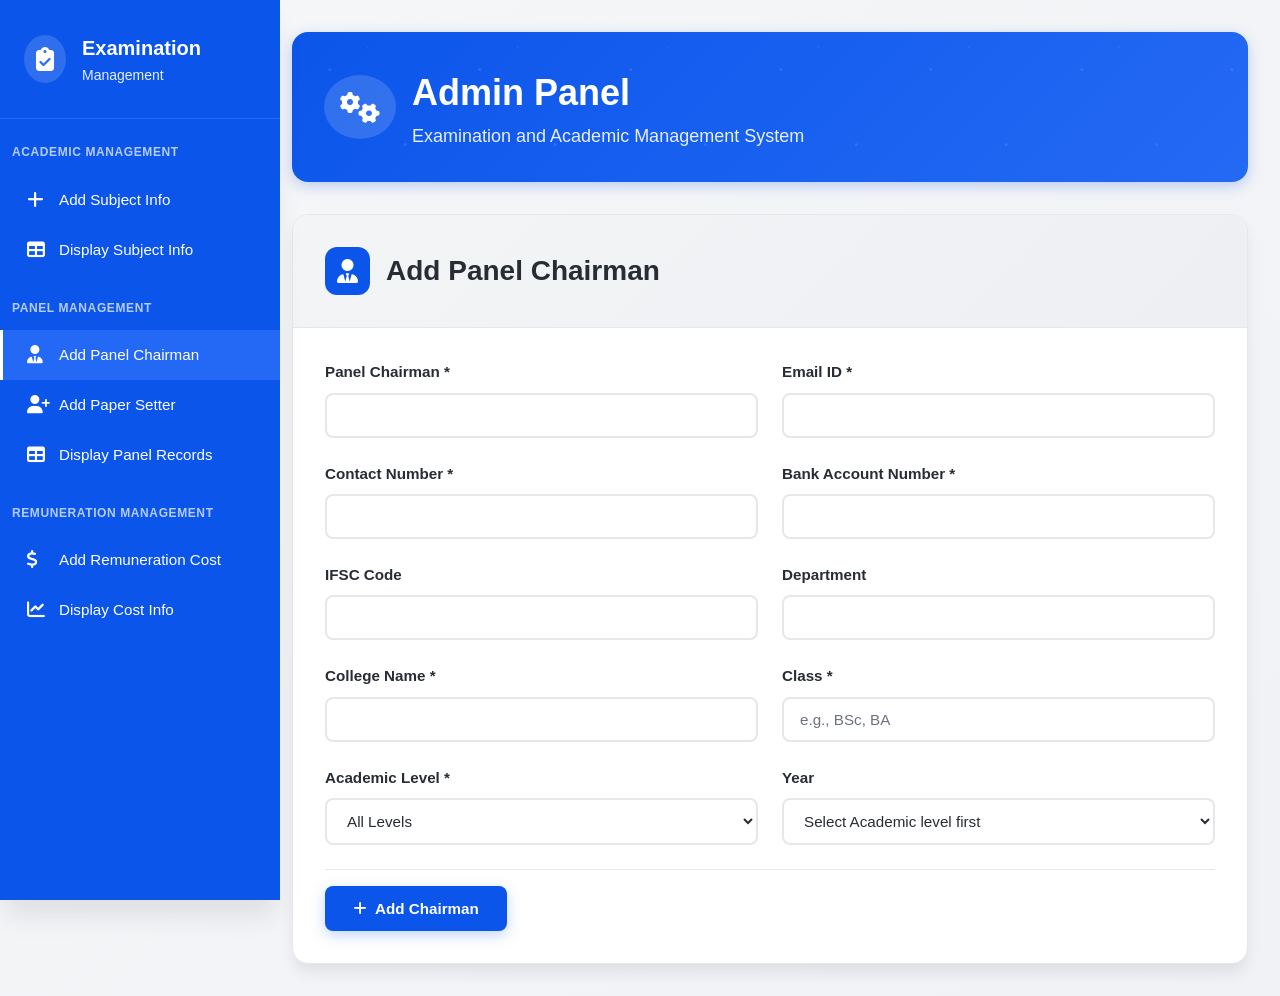
<file: admin_panel/index.html>
<!DOCTYPE html>
<html lang="en">

<head>
    <meta charset="UTF-8">
    <meta name="viewport" content="width=device-width, initial-scale=1.0">
    <title>Examination and Academic Management System - Admin Panel</title>
    <link rel="stylesheet" href="assets/style.css">
    <link rel="stylesheet" href="assets/fontscss.css">
    <link href="https://cdnjs.cloudflare.com/ajax/libs/font-awesome/6.4.0/css/all.min.css" rel="stylesheet">
</head>

<body>
    <div class="admin-container">
        <!-- Sidebar -->
        <aside class="sidebar">
            <div class="sidebar-header">
                <div class="sidebar-logo">
                    <div class="logo-icon">
                        <i class="fas fa-clipboard-check"></i>
                    </div>
                    <div class="logo-text">
                        <h2>Examination</h2>
                        <p>Management</p>
                    </div>
                </div>
            </div>

            <nav class="sidebar-nav">
                <div class="nav-group">
                    <div class="nav-group">
                        <div class="nav-group-label">Academic Management</div>
                        <button class="nav-btn" data-section="add-subject">
                            <i class="fas fa-plus"></i>
                            <span>Add Subject Info</span>
                        </button>
                        <button class="nav-btn" data-section="display-subject">
                            <i class="fas fa-table"></i>
                            <span>Display Subject Info</span>
                        </button>
                    </div>

                    <div class="nav-group-label">Panel Management</div>
                    <button class="nav-btn active" data-section="add-chairman">
                        <i class="fas fa-user-tie"></i>
                        <span>Add Panel Chairman</span>
                    </button>
                    <button class="nav-btn" data-section="add-paper-setter">
                        <i class="fas fa-user-plus"></i>
                        <span>Add Paper Setter</span>
                    </button>
                    <button class="nav-btn" data-section="display-personnel">
                        <i class="fas fa-table"></i>
                        <span>Display Panel Records</span>
                    </button>
                </div>

                <div class="nav-group">
                    <div class="nav-group-label">Remuneration Management</div>
                    <button class="nav-btn" data-section="add-remuneration">
                        <i class="fas fa-dollar-sign"></i>
                        <span>Add Remuneration Cost</span>
                    </button>
                    <button class="nav-btn" data-section="display-remuneration">
                        <i class="fas fa-chart-line"></i>
                        <span>Display Cost Info</span>
                    </button>
                </div>
            </nav>
        </aside>

        <!-- Main Content -->
        <main class="main-content">
            <!-- Header -->
            <header class="main-header">
                <div class="header-content">
                    <div class="hamburger" id="hamburger">
                        <span></span>
                        <span></span>
                        <span></span>
                    </div>
                    <div class="header-icon">
                        <i class="fas fa-cogs"></i>
                    </div>
                    <div class="header-text">
                        <h1>Admin Panel</h1>
                        <p>Examination and Academic Management System</p>
                    </div>
                </div>
            </header>

            <!-- Content Wrapper -->
            <div class="content-wrapper">
                <!-- Add Chairman Section -->
                <section id="add-chairman" class="content-section active">
                    <div class="section-card">
                        <div class="section-header">
                            <div class="section-title">
                                <div class="title-icon chairman-icon">
                                    <i class="fas fa-user-tie"></i>
                                </div>
                                <h2>Add Panel Chairman</h2>
                            </div>
                        </div>
                        <div class="section-content">
                            <form id="chairman-form" action="php/add_chairman.php" method="POST" class="form-grid">
                                <div class="form-group">
                                    <label for="chairman-name">Panel Chairman *</label>
                                    <input type="text" id="chairman-name" name="name" required>
                                </div>
                                <div class="form-group">
                                    <label for="chairman-email">Email ID *</label>
                                    <input type="email" id="chairman-email" name="email" required>
                                </div>
                                <div class="form-group">
                                    <label for="chairman-phone">Contact Number *</label>
                                    <input type="tel" id="chairman-phone" name="phone" pattern="(\+91|91)?[6-9][0-9]{9}"
                                        title="Please enter a valid Indian phone numbe"
                                        required>
                                </div>
                                <div class="form-group">
                                    <label for="chairman-bank-account">Bank Account Number *</label>
                                    <input type="text" id="chairman-bank-account" name="bank_account_number" pattern="[0-9]{9,20}"required>
                                </div>
                                <div class="form-group">
                                    <label for="chairman-ifsc">IFSC Code</label>
                                    <input type="text" id="chairman-ifsc" name="ifsc_code">
                                </div>
                                <div class="form-group">
                                    <label for="chairman-department">Department</label>
                                    <input type="text" id="chairman-department" name="department">
                                </div>
                                <div class="form-group">
                                    <label for="chairman-college">College Name *</label>
                                    <input type="text" id="chairman-college" name="college_name" required>
                                </div>
                                <div class="form-group">
                                    <label for="chairman-class">Class *</label>
                                    <input type="text" id="chairman-class" name="class" placeholder="e.g., BSc, BA"
                                        required>
                                </div>
                                <div class="form-group">
                                    <label for="chairman-level">Academic Level *</label>
                                    <select id="chairman-level" name="al_id">
                                        <option value="all">All Levels</option>
                                        <option value="1">UG</option>
                                        <option value="2">PG</option>
                                    </select>
                                </div>
                                <div class="form-group">
                                    <label for="year">Year</label>
                                    <select name="year_id" id="year">
                                        <option>Select Academic level first</option>
                                    </select>
                                </div>
                                <input type="hidden" name="role" value="Chairman">
                                <div class="form-actions">
                                    <button type="submit" class="btn btn-primary"><i class="fas fa-plus"></i> Add
                                        Chairman</button>
                                </div>
                            </form>
                        </div>
                    </div>
                </section>

                <!-- Add Paper Setter Section -->
                <section id="add-paper-setter" class="content-section">
                    <div class="section-card">
                        <div class="section-header">
                            <div class="section-title">
                                <div class="title-icon paper-setter-icon">
                                    <i class="fas fa-user-plus"></i>
                                </div>
                                <h2>Add Paper Setter</h2>
                            </div>
                        </div>
                        <div class="section-content">
                            <div id="no-chairmen-message" class="empty-state" style="display: none;">
                                <div class="empty-icon">
                                    <i class="fas fa-info-circle"></i>
                                </div>
                                <h3>No Panel Chairmen Found</h3>
                                <p>Please add at least one Panel Chairman before adding Paper Setters.</p>
                            </div>

                            <form id="paper-setter-form" action="php/add_paper_setter.php" method="POST"
                                class="form-grid" style="display: grid;">
                                <div class="form-group">
                                    <label for="setter-name">Full Paper Setter Name *</label>
                                    <input type="text" id="setter-name" name="name" required>
                                </div>
                                <div class="form-group">
                                    <label for="setter-email">Email ID *</label>
                                    <input type="email" id="setter-email" name="email" required>
                                </div>
                                <div class="form-group">
                                    <label for="setter-phone">Contact Number *</label>
                                    <input type="tel" id="setter-phone" name="phone" pattern="(\+91|91)?[6-9][0-9]{9}"
                                        title="Please enter a valid Indian phone number"
                                        required>
                                </div>
                                <div class="form-group">
                                    <label for="setter-bank-account">Bank Account Number *</label>
                                    <input type="text" id="setter-bank-account" name="bank_account_number" pattern="[0-9]{9,20}" title="please enter numeric value" required>
                                </div>
                                <div class="form-group">
                                    <label for="setter-ifsc">IFSC Code *</label>
                                    <input type="text" id="setter-ifsc" name="ifsc_code" required>
                                </div>
                                <div class="form-group">
                                    <label for="setter-chairman">Select Panel Chairman *</label>
                                    <select id="setter-chairman" name="chairman_id" required>
                                        <option value="">Select a Panel Chairman</option>
                                    </select>
                                </div>
                                <div class="form-group">
                                    <label for="setter-college">College Name *</label>
                                    <input type="text" id="setter-college" name="college_name" required>
                                </div>
                                <input type="hidden" name="role" value="Paper Setter">
                                <div class="form-actions">
                                    <button type="submit" class="btn btn-primary"><i class="fas fa-plus"></i> Add Paper
                                        Setter</button>
                                </div>
                            </form>
                        </div>
                    </div>
                </section>

                <!-- Display Personnel Section -->
                <section id="display-personnel" class="content-section">
                    <div class="section-card">
                        <div class="section-header">
                            <div class="section-title">
                                <div class="title-icon display-icon">
                                    <i class="fas fa-table"></i>
                                </div>
                                <h2>Display Panel Records</h2>
                            </div>
                        </div>
                        <div class="section-content">
                            <div class="display-controls">
                                <div class="view-toggles">
                                    <button class="toggle-btn active" data-view="chairmen">
                                        <i class="fas fa-user-tie"></i>
                                        Panel Chairmen
                                    </button>
                                    <button class="toggle-btn" data-view="paper-setters">
                                        <i class="fas fa-user-plus"></i>
                                        Paper Setters
                                    </button>
                                </div>
                                <div class="filter-controls">
                                    <select id="chairman-filter" class="filter-select" style="display: none;">
                                        <option value="all">All Chairmen</option>
                                    </select>
                                    <button class="btn btn-outline refresh-btn" id="refresh-personnel">
                                        <i class="fas fa-sync-alt"></i>
                                        Refresh
                                    </button>
                                </div>
                            </div>

                            <!-- Chairmen Table -->
                            <div id="chairmen-table-container" class="table-container">
                                <div class="table-header">
                                    <h3>Panel Chairmen (<span id="chairmen-count">0</span>)</h3>
                                </div>
                                <div class="table-wrapper">
                                    <table id="chairmen-table" class="data-table">
                                        <thead>
                                            <tr>
                                                <th>Name</th>
                                                <th>Department</th>
                                                <th>Email</th>
                                                <th>Phone</th>
                                                <th>Bank Account</th>
                                                <th>IFSC Code</th>
                                                <th>College</th>
                                                <th>Academic Level</th>
                                                <th>Class</th>
                                                <th>Year</th>
                                                <th>Actions</th>
                                            </tr>
                                        </thead>
                                        <tbody id="chairmen-tbody">
                                        </tbody>
                                    </table>
                                </div>
                                <div id="no-chairmen" class="empty-table">
                                    <div class="empty-icon">
                                        <i class="fas fa-user-friends"></i>
                                    </div>
                                    <h3>No Chairmen Found</h3>
                                    <p>Add some Panel Chairmen to see them here.</p>
                                </div>
                            </div>

                            <!-- Paper Setters Table -->
                            <div id="paper-setters-table-container" class="table-container" style="display: none;">
                                <div class="table-header">
                                    <h3>Paper Setters (<span id="setters-count">0</span>)</h3>
                                </div>
                                <div class="table-wrapper">
                                    <table id="paper-setters-table" class="data-table">
                                        <thead>
                                            <tr>
                                                <th>Name</th>
                                                <th>Phone</th>
                                                <th>Email</th>
                                                <th>Bank Account</th>
                                                <th>IFSC Code</th>
                                                <th>Chairman</th>
                                                <th>College</th>
                                                <th>Class</th>
                                                <th>Year</th>
                                                <th>Actions</th>
                                            </tr>
                                        </thead>
                                        <tbody id="setters-tbody">
                                        </tbody>
                                    </table>
                                </div>
                                <div id="no-setters" class="empty-table">
                                    <div class="empty-icon">
                                        <i class="fas fa-file-alt"></i>
                                    </div>
                                    <h3>No Paper Setters Found</h3>
                                    <p id="no-setters-message">Add some Paper Setters to see them here.</p>
                                </div>
                            </div>
                        </div>
                    </div>
                </section>

                <!-- Add Subject Section -->
                <section id="add-subject" class="content-section">
                    <div class="section-header">
                        <div class="header-content">
                            <div class="header-icon">
                                <i class="fas fa-book-open"></i>
                            </div>
                            <div class="header-text">
                                <h1>Add Subject Information</h1>
                                <p>Create new academic subject entries</p>
                            </div>
                        </div>
                    </div>

                    <div class="section-card">
                        <div class="card-header">
                            <div class="card-title">
                                <i class="fas fa-plus"></i>
                                Subject Details
                            </div>
                        </div>
                        <div class="card-content">
                            <form id="subject-form" class="form-grid">
                                <div class="form-group">
                                    <label for="faculty">Faculty <span class="required">*</span></label>
                                    <select id="faculty" name="faculty" required>
                                        <option value="">Select faculty</option>
                                        <option value="Arts">Arts</option>
                                        <option value="Commerce">Commerce</option>
                                        <option value="Science">Science</option>
                                    </select>
                                </div>
                                <div class="form-group">
                                    <label for="level">Academic Level <span class="required">*</span></label>
                                    <select id="level" name="level" required>
                                        <option value="">Select level</option>
                                    </select>
                                </div>
                                <div class="form-group">
                                    <label for="year">Year <span class="required">*</span></label>
                                    <select id="Syear" name="year_id" required>
                                        <option value="">Select level first</option>
                                    </select>
                                </div>
                                <div class="form-group">
                                    <label for="class">Class <span class="required">*</span></label>
                                    <input type="text" id="class" name="class" placeholder="Enter class name" required>
                                </div>
                                <div class="form-group">
                                    <label for="subject">Principle Subject <span class="required">*</span></label>
                                    <input type="text" id="subject" name="subject" placeholder="Enter Principle Subject"
                                        required>
                                </div>
                                <div class="form-group">
                                    <label for="semester">Semester <span class="required">*</span></label>
                                    <select id="semester" name="semester" required>
                                        <option value="">Select year first</option>
                                    </select>
                                </div>
                                <div class="form-group">
                                    <label for="subjectCode">Subject Code <span class="required">*</span></label>
                                    <input type="text" id="subjectCode" name="subjectCode"
                                        placeholder="Enter subject code" required style="font-family: monospace;">
                                </div>
                                <div class="form-group full-width">
                                    <label for="subjectTitle">Subject Title <span class="required">*</span></label>
                                    <input type="text" id="subjectTitle" name="subjectTitle"
                                        placeholder="Enter complete subject title" required>
                                </div>
                                <div class="form-actions">
                                    <button type="submit" class="btn btn-primary">
                                        <i class="fas fa-plus"></i>
                                        Add Subject
                                    </button>
                                </div>
                            </form>
                        </div>
                    </div>
                </section>

                <!-- Display Subject Section -->
                <section id="display-subject" class="content-section">
                    <div class="section-header secondary">
                        <div class="header-content">
                            <div class="header-icon">
                                <i class="fas fa-table"></i>
                            </div>
                            <div class="header-text">
                                <h1>Subject Records</h1>
                                <p>View and filter academic subject information</p>
                            </div>
                        </div>
                    </div>

                    <div class="section-card">
                        <div class="card-header">
                            <div class="card-title">
                                <i class="fas fa-filter"></i>
                                Filter Subjects
                            </div>
                        </div>
                        <div class="card-content">
                            <div class="filter-grid">
                                <div class="filter-group">
                                    <label>Faculty</label>
                                    <select id="filter-faculty">
                                        <option value="all">All Faculties</option>
                                    </select>
                                </div>
                                <div class="filter-group">
                                    <label>Level</label>
                                    <select id="filter-level">
                                        <option value="all">All Levels</option>
                                    </select>
                                </div>
                                <div class="filter-group">
                                    <label>Year</label>
                                    <select id="filter-year">
                                        <option value="all">All Years</option>
                                    </select>
                                </div>
                                <div class="filter-group">
                                    <label>Class</label>
                                    <select id="filter-class">
                                        <option value="all">All Classes</option>
                                    </select>
                                </div>
                                <div class="filter-group">
                                    <label>Subject</label>
                                    <select id="filter-subject">
                                        <option value="all">All Subjects</option>
                                    </select>
                                </div>
                                <div class="filter-group">
                                    <label>Semester</label>
                                    <select id="filter-semester">
                                        <option value="all">All Semesters</option>
                                    </select>
                                </div>
                            </div>
                            <div class="filter-actions">
                                <div class="filter-buttons">
                                    <button class="btn btn-outline" id="clear-filters">Clear Filters</button>
                                    <button class="btn btn-outline" id="refresh-subject-data">
                                        <i class="fas fa-sync-alt"></i>
                                        Refresh
                                    </button>
                                </div>
                                <div class="filter-count">
                                    Showing <span id="filtered-subject-count">0</span> of <span
                                        id="total-subject-count">0</span> subjects
                                </div>
                            </div>
                        </div>
                    </div>

                    <div class="section-card">
                        <div class="card-header">
                            <div class="card-title">
                                <i class="fas fa-book-open"></i>
                                Subject Details (<span id="subject-table-count">0</span>)
                            </div>
                        </div>
                        <div class="card-content table-content">
                            <div id="no-subjects" class="empty-state">
                                <div class="empty-icon">
                                    <i class="fas fa-graduation-cap"></i>
                                </div>
                                <h3>No Subjects Found</h3>
                                <p>Start by adding some subjects to see them here.</p>
                            </div>
                            <div id="no-filtered-subjects" class="empty-state" style="display: none;">
                                <div class="empty-icon">
                                    <i class="fas fa-filter"></i>
                                </div>
                                <h3>No Matching Subjects</h3>
                                <p>Try adjusting your filters to see more results.</p>
                            </div>
                            <div id="subject-table-container" class="table-container" style="display: none;">
                                <table class="data-table">
                                    <thead>
                                        <tr>
                                            <th>Subject Code</th>
                                            <th>Subject Title</th>
                                            <th>Faculty</th>
                                            <!--<th>Level</th>-->
                                            <th>Year</th>
                                            <th>Class</th>
                                            <th>Subject</th>
                                            <th>Semester</th>
                                            <!--<th>Added</th>-->
                                            <th>Actions</th>
                                        </tr>
                                    </thead>
                                    <tbody id="subjects-tbody">
                                    </tbody>
                                </table>
                            </div>
                        </div>
                    </div>
                </section>

                <!-- Add Remuneration Section -->
                <section id="add-remuneration" class="content-section">
                    <div class="section-header remuneration">
                        <div class="header-content">
                            <div class="header-icon">
                                <i class="fas fa-dollar-sign"></i>
                            </div>
                            <div class="header-text">
                                <h1>Add Remuneration Cost</h1>
                                <p>Set examination and administrative charges</p>
                            </div>
                        </div>
                    </div>

                    <div class="section-card">
                        <div class="card-header">
                            <div class="card-title">
                                <i class="fas fa-dollar-sign"></i>
                                Cost Configuration
                            </div>
                        </div>
                        <div class="card-content">
                            <form id="remuneration-form" class="form-grid">
                                <div class="form-group">
                                    <label for="paperType">Paper Type <span class="required">*</span></label>
                                    <select id="paperType" name="paperType" required>
                                        <option value="">Select paper type</option>
                                        <option value="theory">Theory Paper</option>
                                        <option value="model">Model Answer</option>
                                        <option value="translation">Translation</option>
                                        <option value="chairman">Chairman Allowance</option>
                                    </select>
                                </div>
                                <div class="form-group" id="courseTypeGroup" style="display: none;">
                                    <label for="courseType">Course Type <span class="required">*</span></label>
                                    <select id="courseType" name="courseType">
                                        <option value="">Select course type</option>
                                        <option value="professional">Professional</option>
                                        <option value="non-professional">Non-Professional</option>
                                    </select>
                                </div>
                                <div class="form-group" id="levelGroup" style="display: none;">
                                    <label for="al_id">Academic Level <span class="required">*</span></label>
                                    <select id="al_id" name="al_id">
                                        <option value="">Select level</option>
                                    </select>
                                </div>
                                <div class="form-group" id="specialCaseGroup" style="display: none;">
                                    <label for="specialCase">Special Case</label>
                                    <select id="specialCase" name="specialCase">
                                        <option value="">Standard Course</option>
                                        <option value="accounting-costing">Accounting and Costing</option>
                                    </select>
                                </div>
                                <div class="form-group" id="durationGroup" style="display: none;">
                                    <label for="duration"><span id="durationLabel">Duration</span> <span
                                            class="required">*</span></label>
                                    <select id="duration" name="duration">
                                        <option value="">Select option</option>
                                    </select>
                                </div>
                                <div class="form-group full-width" id="amountGroup" style="display: none;">
                                    <label for="amount">Amount (₹) <span class="required">*</span></label>
                                    <input type="number" id="amount" name="amount" placeholder="Enter amount in rupees"
                                        min="0" step="0.01">
                                </div>
                                <div class="form-actions" id="remuFormActions" style="display: none;">
                                    <button type="submit" class="btn btn-primary">
                                        <i class="fas fa-save"></i>
                                        Save Cost Configuration
                                    </button>
                                </div>
                            </form>
                        </div>
                    </div>
                </section>

                <!-- Display Remuneration Section -->
                <section id="display-remuneration" class="content-section">
                    <div class="section-header cost">
                        <div class="header-content">
                            <div class="header-icon">
                                <i class="fas fa-chart-line"></i>
                            </div>
                            <div class="header-text">
                                <h1>Cost Information</h1>
                                <p>View and manage remuneration costs</p>
                            </div>
                        </div>
                    </div>

                    <div class="section-card">
                        <div class="card-header">
                            <div class="card-title">
                                <i class="fas fa-filter"></i>
                                Filter Costs
                            </div>
                        </div>
                        <div class="card-content">
                            <div class="filter-grid">
                                <div class="filter-group">
                                    <label>Paper Type</label>
                                    <select id="filter-paperType">
                                        <option value="all">All Types</option>
                                        <option value="theory">Theory Paper</option>
                                        <option value="model">Model Answer</option>
                                        <option value="translation">Translation</option>
                                        <option value="chairman">Chairman Allowance</option>
                                    </select>
                                </div>
                                <div class="filter-group">
                                    <label>Course Type</label>
                                    <select id="filter-courseType">
                                        <option value="all">All Course Types</option>
                                        <option value="professional">Professional</option>
                                        <option value="non-professional">Non-Professional</option>
                                    </select>
                                </div>
                                <div class="filter-group">
                                    <label>Level</label>
                                    <select id="filter-remuLevel">
                                        <option value="all">All Levels</option>
                                        <option value="1">UG</option>
                                        <option value="2">PG</option>
                                    </select>
                                </div>
                                <div class="filter-group">
                                    <label>Special Case</label>
                                    <select id="filter-specialCase">
                                        <option value="all">All Cases</option>
                                        <option value="accounting-costing">Accounting & Costing</option>
                                        <option value="standard">Standard</option>
                                    </select>
                                </div>
                            </div>
                            <div class="filter-actions">
                                <div class="filter-buttons">
                                    <button class="btn btn-outline" id="clear-cost-filters">Clear Filters</button>
                                    <button class="btn btn-outline" id="refresh-cost-data">
                                        <i class="fas fa-sync-alt"></i>
                                        Refresh
                                    </button>
                                </div>
                                <div class="filter-count">
                                    Showing <span id="filtered-cost-count">0</span> of <span
                                        id="total-cost-count">0</span>
                                    cost entries
                                </div>
                            </div>
                        </div>
                    </div>

                    <div class="section-card">
                        <div class="card-header">
                            <div class="card-title">
                                <i class="fas fa-dollar-sign"></i>
                                Cost Details (<span id="cost-table-count">0</span>)
                            </div>
                        </div>
                        <div class="card-content table-content">
                            <div id="no-costs" class="empty-state">
                                <div class="empty-icon">
                                    <i class="fas fa-coins"></i>
                                </div>
                                <h3>No Cost Information Found</h3>
                                <p>Start by adding some cost configurations to see them here.</p>
                            </div>
                            <div id="no-filtered-costs" class="empty-state" style="display: none;">
                                <div class="empty-icon">
                                    <i class="fas fa-filter"></i>
                                </div>
                                <h3>No Matching Costs</h3>
                                <p>Try adjusting your filters to see more results.</p>
                            </div>
                            <div id="cost-table-container" class="table-container" style="display: none;">
                                <table class="data-table">
                                    <thead>
                                        <tr>
                                            <th>Paper Type</th>
                                            <th>Course Type</th>
                                            <th>Level</th>
                                            <th>Special Case</th>
                                            <th>Duration/Members</th>
                                            <th>Amount (₹)</th>
                                            <th>Actions</th>
                                        </tr>
                                    </thead>
                                    <tbody id="costs-tbody">
                                    </tbody>
                                </table>
                            </div>
                        </div>
                    </div>
                </section>
            </div>
        </main>

        <!-- Toast Notification -->
        <div id="toast" class="toast">
            <div class="toast-content">
                <div class="toast-icon">
                    <i class="fas fa-check-circle"></i>
                </div>
                <div class="toast-message">Message here</div>
            </div>
        </div>

        <!-- Loading Overlay -->
        <div id="loading-overlay" class="loading-overlay" style="display: none;">
            <div class="loading-spinner">
                <i class="fas fa-spinner fa-spin"></i>
                <p>Processing...</p>
            </div>
        </div>
    </div>

    <!-- Edit Chairman Modal -->
    <div id="editChairmanModal" class="modal">
        <div class="modal-content">
            <span class="close">&times;</span>
            <h2>Edit Panel Chairman</h2>
            <form id="edit-chairman-form" class="form-grid">
                <input type="hidden" id="edit-chairman-id" name="id">
                <div class="form-group">
                    <label for="edit-chairman-name">Panel Chairman <span class="required">*</span></label>
                    <input type="text" id="edit-chairman-name" name="name" placeholder="Enter panel chairman name"
                        required>
                </div>
                <div class="form-group">
                    <label for="edit-chairman-email">Email ID <span class="required">*</span></label>
                    <input type="email" id="edit-chairman-email" name="email" placeholder="Enter email address"
                        required>
                </div>
                <div class="form-group">
                    <label for="edit-chairman-phone">Contact Number <span class="required">*</span></label>
                    <input type="tel" id="edit-chairman-phone" name="phone" placeholder="Enter Contact number" required>
                </div>
                <div class="form-group">
                    <label for="edit-chairman-department">Bank Account Number <span class="required">*</span></label>
                    <input type="text" id="edit-chairman-department" name="department"
                        placeholder="Enter Bank Account Number" required>
                </div>
                <div class="form-group">
                    <label for="edit-chairman-qualification">IFSC Code</label>
                    <input type="text" id="edit-chairman-qualification" name="qualification"
                        placeholder="Enter IFSC Code">
                </div>
                <div class="form-group">
                    <label for="edit-chairman-experience">Role</label>
                    <input type="text" id="edit-chairman-experience" name="experience" placeholder="Enter Role">
                </div>
                <div class="form-actions">
                    <button type="submit" class="btn btn-primary">
                        <i class="fas fa-save"></i>
                        Save Changes
                    </button>
                </div>
            </form>
        </div>
    </div>

    <!-- Edit Paper Setter Modal -->
    <div id="editSetterModal" class="modal">
        <div class="modal-content">
            <span class="close">&times;</span>
            <h2>Edit Paper Setter</h2>
            <form id="edit-paper-setter-form" class="form-grid">
                <input type="hidden" id="edit-setter-id" name="id">
                <div class="form-group">
                    <label for="edit-setter-name">Full Paper Setter Name <span class="required">*</span></label>
                    <input type="text" id="edit-setter-name" name="name" placeholder="Enter Paper Setter name" required>
                </div>
                <div class="form-group">
                    <label for="edit-setter-email">Email ID <span class="required">*</span></label>
                    <input type="email" id="edit-setter-email" name="email" placeholder="Enter email address" required>
                </div>
                <div class="form-group">
                    <label for="edit-setter-phone">Contact Number <span class="required">*</span></label>
                    <input type="tel" id="edit-setter-phone" name="phone" placeholder="Enter Contact number" required>
                </div>
                <div class="form-group">
                    <label for="edit-setter-subject">Bank Account Number <span class="required">*</span></label>
                    <input type="text" id="edit-setter-subject" name="subject" placeholder="Enter Bank Account Number"
                        required>
                </div>
                <div class="form-group">
                    <label for="edit-setter-faculty">IFSC Code <span class="required">*</span></label>
                    <input type="text" id="edit-setter-faculty" name="faculty" placeholder="Enter IFSC Code" required>
                </div>
                <div class="form-group">
                    <label for="edit-setter-qualification">Qualification</label>
                    <input type="text" id="edit-setter-qualification" name="qualification"
                        placeholder="Enter qualification">
                </div>
                <div class="form-group full-width">
                    <label for="edit-setter-chairman">Select Panel Chairman <span class="required">*</span></label>
                    <select id="edit-setter-chairman" name="chairmanId" required>
                        <option value="">Select a Panel Chairman</option>
                    </select>
                </div>
                <div class="form-actions">
                    <button type="submit" class="btn btn-accent">
                        <i class="fas fa-save"></i>
                        Save Changes
                    </button>
                </div>
            </form>
        </div>
    </div>

    <!-- Edit Subject Modal -->
    <div id="editSubjectModal" class="modal">
        <div class="modal-content">
            <span class="close">&times;</span>
            <h2>Edit Subject</h2>
            <form id="edit-subject-form" class="form-grid">
                <input type="hidden" id="edit-subject-id" name="id">
                <div class="form-group">
                    <label for="edit-faculty">Faculty <span class="required">*</span></label>
                    <select id="edit-faculty" name="faculty" required>
                        <option value="">Select faculty</option>
                        <option value="Arts">Arts</option>
                        <option value="Commerce">Commerce</option>
                        <option value="Science">Science</option>
                    </select>
                </div>
                <div class="form-group">
                    <label for="edit-level">Academic Level <span class="required">*</span></label>
                    <select id="edit-level" name="level" required>
                        <option value="">Select level</option>
                    </select>
                </div>
                <div class="form-group">
                    <label for="edit-year">Year <span class="required">*</span></label>
                    <select id="edit-year" name="year" required>
                        <option value="">Select year</option>
                    </select>
                </div>
                <div class="form-group">
                    <label for="edit-class">Class <span class="required">*</span></label>
                    <input type="text" id="edit-class" name="class" placeholder="Enter class name" required>
                </div>
                <div class="form-group">
                    <label for="edit-subject">Subject <span class="required">*</span></label>
                    <input type="text" id="edit-subject" name="subject" placeholder="Enter subject" required>
                </div>
                <div class="form-group">
                    <label for="edit-semester">Semester <span class="required">*</span></label>
                    <select id="edit-semester" name="semester" required>
                        <option value="">Select semester</option>
                    </select>
                </div>
                <div class="form-group">
                    <label for="edit-subjectCode">Subject Code <span class="required">*</span></label>
                    <input type="text" id="edit-subjectCode" name="subjectCode" placeholder="Enter subject code"
                        required style="font-family: monospace;">
                </div>
                <div class="form-group full-width">
                    <label for="edit-subjectTitle">Subject Title <span class="required">*</span></label>
                    <input type="text" id="edit-subjectTitle" name="subjectTitle"
                        placeholder="Enter complete subject title" required>
                </div>
                <div class="form-actions">
                    <button type="submit" class="btn btn-primary">
                        <i class="fas fa-save"></i>
                        Save Changes
                    </button>
                </div>
            </form>
        </div>
    </div>

    <!-- Edit Cost Modal -->
    <div id="editCostModal" class="modal">
        <div class="modal-content">
            <span class="close">&times;</span>
            <h2>Edit Remuneration Cost</h2>
            <form id="edit-remuneration-form" class="form-grid">
                <input type="hidden" id="edit-cost-id" name="id">
                <div class="form-group">
                    <label for="edit-paperType">Paper Type <span class="required">*</span></label>
                    <select id="edit-paperType" name="paperType" required>
                        <option value="">Select paper type</option>
                        <option value="theory">Theory Paper</option>
                        <option value="model">Model Answer</option>
                        <option value="translation">Translation</option>
                        <option value="chairman">Chairman Allowance</option>
                    </select>
                </div>
                <div class="form-group" id="edit-courseTypeGroup" style="display: none;">
                    <label for="edit-courseType">Course Type <span class="required">*</span></label>
                    <select id="edit-courseType" name="courseType">
                        <option value="">Select course type</option>
                        <option value="professional">Professional</option>
                        <option value="non-professional">Non-Professional</option>
                    </select>
                </div>
                <div class="form-group" id="edit-levelGroup" style="display: none;">
                    <label for="edit-remuLevel">Academic Level <span class="required">*</span></label>
                    <select id="edit-remuLevel" name="level">
                        <option value="">Select level</option>
                    </select>
                </div>
                <div class="form-group" id="edit-specialCaseGroup" style="display: none;">
                    <label for="edit-specialCase">Special Case</label>
                    <select id="edit-specialCase" name="specialCase">
                        <option value="">Standard Course</option>
                        <option value="accounting-costing">Accounting and Costing</option>
                    </select>
                </div>
                <div class="form-group" id="edit-durationGroup" style="display: none;">
                    <label for="edit-duration"><span id="edit-durationLabel">Duration</span> <span
                            class="required">*</span></label>
                    <select id="edit-duration" name="duration">
                        <option value="">Select option</option>
                    </select>
                </div>
                <div class="form-group full-width" id="edit-amountGroup" style="display: none;">
                    <label for="edit-amount">Amount (₹) <span class="required">*</span></label>
                    <input type="number" id="edit-amount" name="amount" placeholder="Enter amount in rupees" min="0"
                        step="0.01">
                </div>
                <div class="form-actions" id="edit-remuFormActions" style="display: none;">
                    <button type="submit" class="btn btn-primary">
                        <i class="fas fa-save"></i>
                        Save Changes
                    </button>
                </div>
            </form>
        </div>
    </div>

    <!-- Confirm Delete Modal -->
    <div id="confirmDeleteModal" class="modal">
        <div class="modal-content">
            <span class="close">&times;</span>
            <h2>Confirm Delete</h2>
            <p>Are you sure you want to delete this record?</p>
            <div class="form-actions">
                <button class="btn btn-destructive" id="confirm-delete">
                    <i class="fas fa-trash"></i>
                    Yes, Delete
                </button>
                <button class="btn btn-outline" id="cancel-delete">
                    <i class="fas fa-times"></i>
                    Cancel
                </button>
            </div>
        </div>
    </div>

    <script src="assets/script.js"></script>
</body>

</html>
</file>
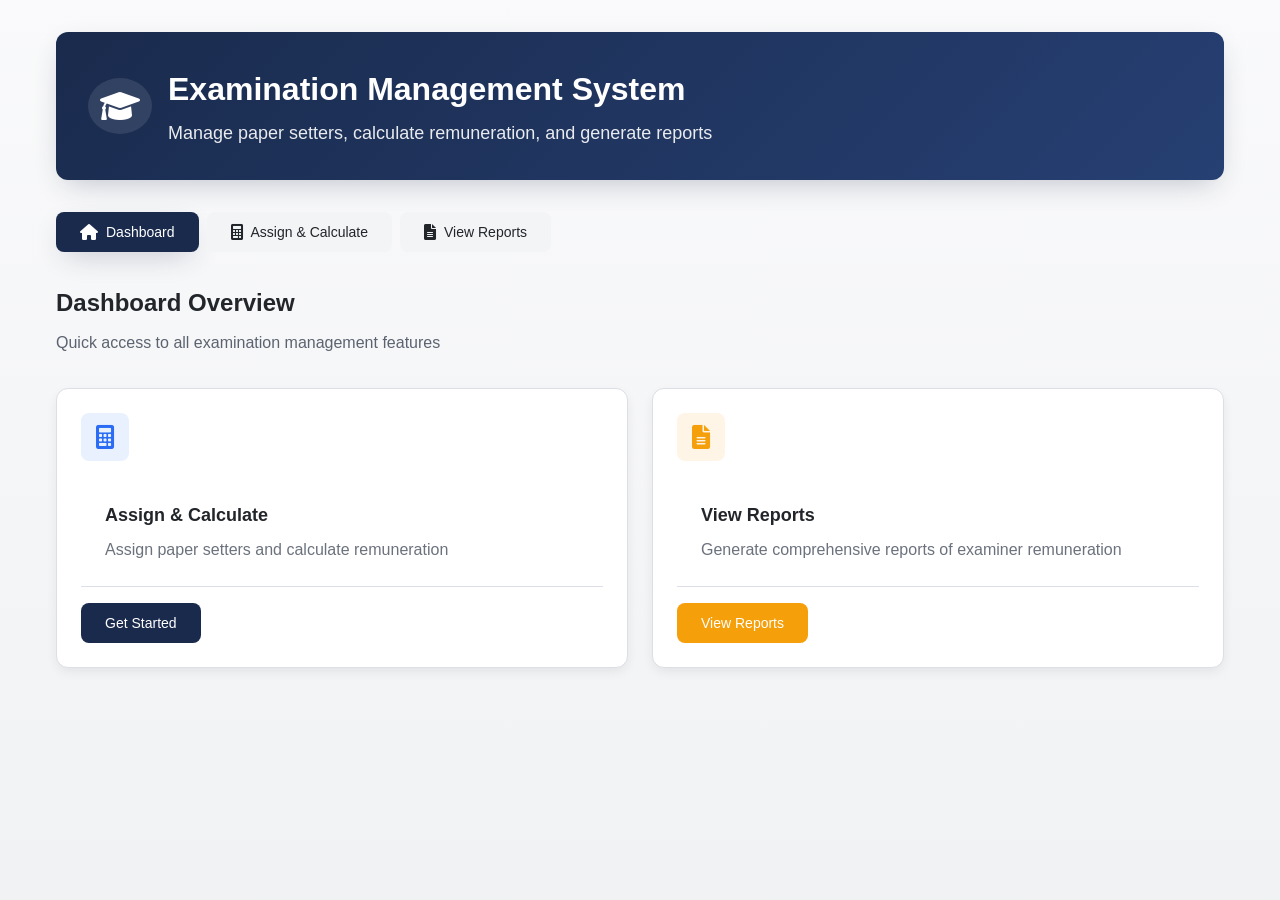
<file: user_panel/index.html>
<!DOCTYPE html>
<html lang="en">

<head>
    <meta charset="UTF-8">
    <meta name="viewport" content="width=device-width, initial-scale=1.0">
    <title>Examination Management System</title>
    <link rel="stylesheet" href="assets/style.css">
    <link rel="stylesheet" href="https://cdnjs.cloudflare.com/ajax/libs/font-awesome/6.0.0-beta3/css/all.min.css">
</head>

<body>
    <div class="app-container">
        <!-- Header -->
        <header class="header">
            <div class="header-content">
                <div class="header-icon-wrapper">
                    <i class="fas fa-graduation-cap header-icon"></i>
                </div>
                <div>
                    <h1 class="header-title">Examination Management System</h1>
                    <p class="header-subtitle">Manage paper setters, calculate remuneration, and generate reports</p>
                </div>
            </div>
        </header>

        <!-- Navigation -->
        <nav class="navigation">
            <button class="nav-btn active" data-tab="dashboard">
                <i class="fas fa-home"></i> Dashboard
            </button>
            <button class="nav-btn" data-tab="assign-calculate">
                <i class="fas fa-calculator"></i> Assign & Calculate
            </button>
            <button class="nav-btn" data-tab="view-reports">
                <i class="fas fa-file-text"></i> View Reports
            </button>
        </nav>

        <!-- Content Area -->
        <div class="content-area">
            <!-- Dashboard Tab -->
            <section id="dashboard" class="tab-content active">
                <div class="dashboard-header">
                    <h2>Dashboard Overview</h2>
                    <p>Quick access to all examination management features</p>
                </div>
                <div class="dashboard-grid">
                    <div class="dashboard-card" data-tab="assign-calculate">
                        <div class="card-icon primary">
                            <i class="fas fa-calculator"></i>
                        </div>
                        <div class="card-header">
                            <h3>Assign & Calculate</h3>
                            <p>Assign paper setters and calculate remuneration</p>
                        </div>
                        <button class="btn btn-primary">Get Started</button>
                    </div>
                    <div class="dashboard-card" data-tab="view-reports">
                        <div class="card-icon warning">
                            <i class="fas fa-file-text"></i>
                        </div>
                        <div class="card-header">
                            <h3>View Reports</h3>
                            <p>Generate comprehensive reports of examiner remuneration</p>
                        </div>
                        <button class="btn btn-warning">View Reports</button>
                    </div>
                </div>
            </section>

            <!-- Assign & Calculate Tab -->
            <section id="assign-calculate" class="tab-content">
                <div class="form-container">
                    <div class="form-header">
                        <h2>Paper Setter Assignment & Remuneration</h2>
                        <p>Assign subjects to paper setters and calculate remuneration</p>
                    </div>

                    <form id="examinationForm" action="add_examiner_for_calculation.php" method="POST">
                        <!-- Paper Setter Assignment Section -->
                        <div class="form-section">
                            <h3>Paper Setter Assignment</h3>
                            <div class="form-grid">
                                <div class="form-group">
                                    <label for="faculty">Faculty</label>
                                    <select id="faculty" name="faculty_id" required>
                                        <option value="">Select faculty</option>
                                    </select>
                                </div>
                                <div class="form-group">
                                    <label for="academicLevel">Academic Level</label>
                                    <select id="academicLevel" name="level_name" required>
                                        <option value="">Select Academic Level</option>
                                    </select>
                                </div>
                                <div class="form-group">
                                    <label for="years">Year</label>
                                    <select id="years" name="years" required>
                                        <option value="">Select Year</option>
                                    </select>
                                </div>
                                <div class="form-group">
                                    <label for="class">Class</label>
                                    <select id="class" name="class_id" required>
                                        <option value="">Select class</option>
                                    </select>
                                </div>
                                <div class="form-group">
                                    <label for="majorSubject">Principle Subject</label>
                                    <select id="majorSubject" name="major_subject_id" required>
                                        <option value="">Select Principle subject</option>
                                    </select>
                                </div>
                                <div class="form-group">
                                    <label for="sem">Semester</label>
                                    <select id="sem" name="semester_number" required>
                                        <option value="">Select semester</option>
                                    </select>
                                </div>
                                <div class="form-group">
                                    <label for="subject">Subject</label>
                                    <select id="subject" name="subject_id" required>
                                        <option value="">Select subject</option>
                                    </select>
                                </div>
                                <div class="form-group">
                                    <label for="examiner">Paper Setter</label>
                                    <select id="examiner" name="examiner_id" required>
                                        <option value="">Select paper setter</option>
                                    </select>
                                </div>
                            </div>
                        </div>

                        <!-- Remuneration Details Section -->
                        <div class="form-section">
                            <h3>Remuneration Details</h3>
                            <div class="form-grid">
                                <div class="form-group">
                                    <label for="year">Year</label>
                                    <input type="number" id="year" name="year" min="2020" max="2030" value="2024"
                                        required>
                                </div>
                                <div class="form-group">
                                    <label for="examPeriod">Exam Period</label>
                                    <select id="examPeriod" name="exam_period" required>
                                        <option value="">Select exam period</option>
                                        <option value="winter">Winter Exam</option>
                                        <option value="summer">Summer Exam</option>
                                    </select>
                                </div>
                            </div>

                            <div class="checkbox-group">
                                <div class="checkbox-section">
                                    <label class="checkbox-section-label">Paper Sets</label>
                                    <div class="checkbox-options">
                                        <label class="checkbox-label">
                                            <input type="checkbox" name="paper_sets" value="A" class="checkbox-input">
                                            <span class="checkbox-text">Set A</span>
                                        </label>
                                        <label class="checkbox-label">
                                            <input type="checkbox" name="paper_sets" value="B" class="checkbox-input">
                                            <span class="checkbox-text">Set B</span>
                                        </label>
                                        <label class="checkbox-label">
                                            <input type="checkbox" name="paper_sets" value="C" class="checkbox-input">
                                            <span class="checkbox-text">Set C</span>
                                        </label>
                                    </div>
                                </div>

                                <div class="radio-section">
                                    <label class="radio-section-label">Exam Duration</label>
                                    <div class="radio-options">
                                        <label class="radio-label">
                                            <input type="radio" name="exam_duration" value="1.5 hrs"
                                                class="radio-input">
                                            <span class="radio-text">1.5 Hours</span>
                                        </label>
                                        <label class="radio-label">
                                            <input type="radio" name="exam_duration" value="2 hrs" class="radio-input">
                                            <span class="radio-text">2 Hours</span>
                                        </label>
                                        <label class="radio-label">
                                            <input type="radio" name="exam_duration" value="3 hrs" class="radio-input">
                                            <span class="radio-text">3 Hours</span>
                                        </label>
                                    </div>
                                </div>

                                <div class="checkbox-section">
                                    <label class="checkbox-section-label">Paper Type</label>
                                    <div class="checkbox-options">
                                        <label class="checkbox-label">
                                            <input type="checkbox" name="paper_type" value="theory"
                                                class="checkbox-input">
                                            <span class="checkbox-text">Theory Paper</span>
                                        </label>
                                        <label class="checkbox-label">
                                            <input type="checkbox" name="paper_type" value="model"
                                                class="checkbox-input">
                                            <span class="checkbox-text">Model Answer</span>
                                        </label>
                                        <label class="checkbox-label">
                                            <input type="checkbox" name="paper_type" value="translation"
                                                class="checkbox-input">
                                            <span class="checkbox-text">Translation</span>
                                        </label>
                                    </div>
                                </div>
                            </div>
                        </div>

                        <!-- Summary Section -->
                        <!-- <div class="summary-section">
                            <div class="summary-card">
                                <h3>Remuneration Summary</h3>
                                <div class="summary-total">
                                    <span>Total Remuneration:</span>
                                    <span id="totalRemuneration">₹0</span>
                                </div>
                            </div>
                        </div> -->
                </div>

                <div class="form-actions">
                    <button type="submit" class="btn btn-primary">Save Assignment & Remuneration</button>
                    <button type="reset" class="btn btn-secondary" id="resetForm">Reset Form</button>
                </div>
                </form>
        </div>
        </section>

        <!-- View Reports Tab -->
        <section id="view-reports" class="tab-content">
            <div class="report-container">
                <!-- Filter Section -->
                <div class="card">
                    <div class="card-header">
                        <h3>Filter Records</h3>
                        <p>Filter records by paper setter, exam period, and year</p>
                    </div>
                    <div class="card-content">
                        <div class="filter-section">
                            <div class="form-group">
                                <label for="paperSetterFilter">Paper Setter</label>
                                <select id="paperSetterFilter" name="paperSetterFilter" class="filter-select">
                                    <option value="all">All Paper Setters</option>
                                </select>
                            </div>
                            <div class="form-group">
                                <label for="examPeriodFilter">Exam Period</label>
                                <select id="examPeriodFilter" name="examPeriodFilter" class="filter-select">
                                    <option value="all">All Exam Periods</option>
                                    <option value="winter">Winter Exam</option>
                                    <option value="summer">Summer Exam</option>
                                </select>
                            </div>
                            <div class="form-group">
                                <label for="examYearFilter">Exam Year</label>
                                <select id="examYearFilter" class="filter-select">
                                    <option value="all">All Years</option>
                                </select>
                            </div>
                            <button class="btn btn-outline " id="refresh-remunerations">
                                <i class="fas fa-sync-alt"></i>
                                Refresh
                            </button>
                        </div>
                    </div>
                </div>

                <!-- Records Table -->
                <div class="card" id="recordsTableCard" style="display: none;">
                    <div class="card-header primary-header">
                        <h3>Paper Setter Assignment Records</h3>
                        <p>Detailed view of assignments and remuneration</p>
                    </div>
                    <div class="card-content">
                        <div class="table-container">
                            <table class="records-table" id="recordsTable">
                                <thead>
                                    <tr>
                                        <th>Paper Setter</th>
                                        <th>Program</th>
                                        <th>Year</th>
                                        <th>Academic Level</th>
                                        <th>Principle Subject</th>
                                        <th>Subject Code</th>
                                        <th>Subject Name</th>
                                        <th>Set</th>
                                        <th>Paper Type</th>
                                        <th>Exam</th>
                                        <th>Amount</th>
                                    </tr>
                                </thead>
                                <tbody id="recordsTableBody">
                                </tbody>
                                <tfoot>
                                    <tr class="total-row">
                                        <td colspan="10"><strong>Total Amount:</strong></td>
                                        <td id="totalAmount"><strong>₹0</strong></td>
                                    </tr>
                                </tfoot>
                            </table>
                        </div>
                    </div>
                </div>

                <!-- Summary Cards -->
                <!-- <div class="card">
                    <div class="card-header warning-header">
                        <h2>Examiner Remuneration Summary</h2>
                        <p>Comprehensive overview of all examiner payments</p>
                    </div>
                    <div class="card-content" id="reportContent">
                        <div class="no-data">
                            <i class="fas fa-file-text"></i>
                            <p>No examiner data available. Please assign paper setters first.</p>
                        </div>
                    </div>
                </div> -->
            </div>
            <button id="exportCSV" class="btn btn-primary">Export CSV</button>
            <button id="exportPDF" class="btn btn-success">Export PDF Bill</button>
        </section>
    </div>


    <!-- Toast Notification -->
    <div class="toast" id="toast"></div>
    </div>

    <script src="assets/script.js"></script>
</body>

</html>
</file>
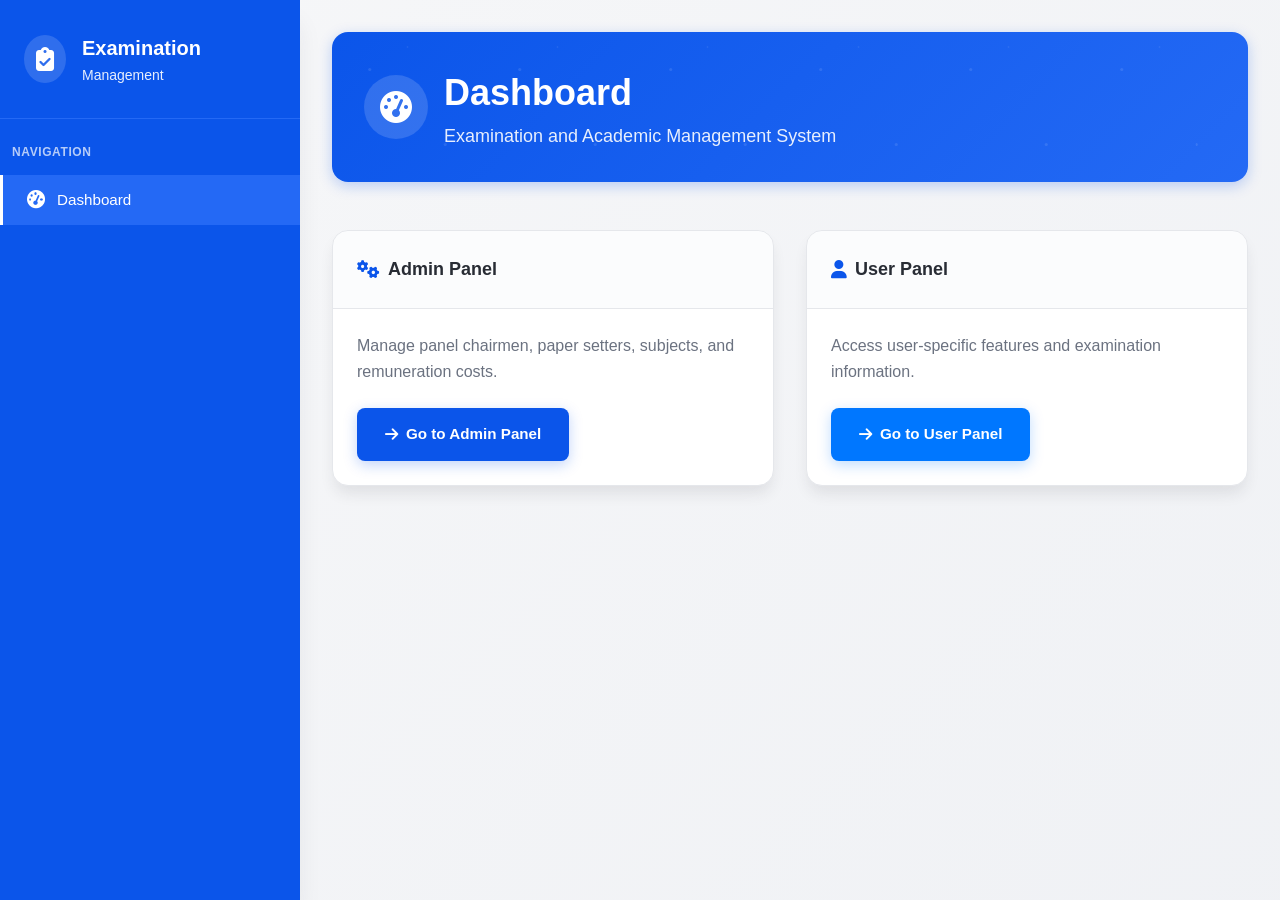
<file: admin_panel/dashboard.html>
<!DOCTYPE html>
<html lang="en">
<head>
    <meta charset="UTF-8">
    <meta name="viewport" content="width=device-width, initial-scale=1.0">
    <title>Examination System Dashboard</title>
    <meta name="description" content="Dashboard for accessing Admin and User Panels of the Examination and Academic Management System">
    <meta name="keywords" content="dashboard, examination management, admin panel, user panel, academic system">
    <meta name="author" content="Examination and Academic Management System">

    <meta property="og:title" content="Examination System Dashboard">
    <meta property="og:description" content="Access Admin and User Panels for managing examination and academic resources">
    <meta property="og:type" content="website">

    <meta name="twitter:card" content="summary_large_image">
    <meta name="twitter:title" content="Examination System Dashboard">
    <meta name="twitter:description" content="Access Admin and User Panels for examination management">

    <link rel="stylesheet" href="assets/dashboard.css">
    <link href="https://cdnjs.cloudflare.com/ajax/libs/font-awesome/6.4.0/css/all.min.css" rel="stylesheet">
</head>
<body>
    <div class="dashboard-container">
        <!-- Sidebar -->
        <aside class="sidebar">
            <div class="sidebar-header">
                <div class="sidebar-logo">
                    <div class="logo-icon">
                        <i class="fas fa-clipboard-check"></i>
                    </div>
                    <div class="logo-text">
                        <h2>Examination</h2>
                        <p>Management</p>
                    </div>
                </div>
            </div>
            <nav class="sidebar-nav">
                <div class="nav-group">
                    <div class="nav-group-label">Navigation</div>
                    <button class="nav-btn active" data-section="dashboard">
                        <i class="fas fa-tachometer-alt"></i>
                        <span>Dashboard</span>
                    </button>
                </div>
            </nav>
        </aside>

        <!-- Main Content -->
        <main class="main-content">
            <!-- Header -->
            <header class="main-header">
                <div class="header-content">
                    <button class="hamburger" id="hamburger">
                        <span></span>
                        <span></span>
                        <span></span>
                    </button>
                    <div class="header-icon">
                        <i class="fas fa-tachometer-alt"></i>
                    </div>
                    <div class="header-text">
                        <h1>Dashboard</h1>
                        <p>Examination and Academic Management System</p>
                    </div>
                </div>
            </header>

            <!-- Content Sections -->
            <div class="content-wrapper">
                <section id="dashboard" class="content-section active">
                    <div class="dashboard-grid">
                        <!-- Admin Panel Card -->
                        <div class="dashboard-card">
                            <div class="card-header">
                                <div class="card-title">
                                    <i class="fas fa-cogs"></i>
                                    Admin Panel
                                </div>
                            </div>
                            <div class="card-content">
                                <p>Manage panel chairmen, paper setters, subjects, and remuneration costs.</p>
                                <a href="index.html" class="btn btn-primary" id="adminLink">
                                    <i class="fas fa-arrow-right"></i>
                                    Go to Admin Panel
                                </a>
                            </div>
                        </div>
                        <!-- User Panel Card -->
                        <div class="dashboard-card">
                            <div class="card-header">
                                <div class="card-title">
                                    <i class="fas fa-user"></i>
                                    User Panel
                                </div>
                            </div>
                            <div class="card-content">
                                <p>Access user-specific features and examination information.</p>
                                <a href="user.html" class="btn btn-accent">
                                    <i class="fas fa-arrow-right"></i>
                                    Go to User Panel
                                </a>
                            </div>
                        </div>
                    </div>
                </section>
            </div>
        </main>

        <!-- Toast Notification -->
        <div id="toast" class="toast">
            <div class="toast-content">
                <div class="toast-icon">
                    <i class="fas fa-check-circle"></i>
                </div>
                <div class="toast-message">Message here</div>
            </div>
        </div>
    </div>

    <!-- Login Modal -->
    <div id="loginModal" class="modal">
        <div class="modal-content">
            <span class="close">&times;</span>
            <h2>Admin Login</h2>
            <form id="loginForm">
                <div class="form-group">
                    <label for="username">Username:</label>
                    <input type="text" id="username" required placeholder="Enter username">
                    <span class="error-message" id="usernameError"></span>
                </div>
                <div class="form-group password-group">
                    <label for="password">Password:</label>
                    <input type="password" id="password" required placeholder="Enter password">
                    <i class="" id="togglePassword"></i>
                    <span class="error-message" id="passwordError"></span>
                </div>
                <div class="form-group">
                    <label>
                        <input type="checkbox" id="rememberMe"> Remember Me
                    </label>
                </div>
                <button type="submit" id="loginButton">
                    <span class="button-text">Login</span>
                    <span class="loading-spinner hidden"><i class="fas fa-spinner fa-spin"></i></span>
                </button>
            </form>
        </div>
    </div>

    <script src="assets/dashboard.js"></script>
</body>
</html>
</file>
<file: admin_panel/assets/style.css>
/* Combined Professional Admin Panel CSS - Modern Blue Theme */

:root {
    /* Core Colors - HSL Format */
    --primary: hsl(220, 91%, 48%);
    --primary-light: hsl(220, 91%, 55%);
    --primary-dark: hsl(220, 91%, 41%);
    --primary-foreground: hsl(0, 0%, 100%);

    --accent: hsl(212, 100%, 50%);
    --accent-light: hsl(212, 100%, 60%);
    --accent-foreground: hsl(0, 0%, 100%);

    --success: hsl(142, 76%, 36%);
    --success-light: hsl(142, 69%, 58%);
    --success-foreground: hsl(0, 0%, 100%);

    --warning: hsl(38, 92%, 50%);
    --warning-light: hsl(48, 96%, 53%);
    --warning-foreground: hsl(0, 0%, 100%);

    --destructive: hsl(0, 84%, 60%);
    --destructive-light: hsl(0, 84%, 70%);
    --destructive-foreground: hsl(0, 0%, 100%);

    --background: hsl(220, 15%, 97%);
    --foreground: hsl(220, 13%, 18%);
    --card: hsl(0, 0%, 100%);
    --card-foreground: hsl(220, 13%, 18%);

    --muted: hsl(220, 14%, 96%);
    --muted-foreground: hsl(220, 9%, 46%);
    --border: hsl(220, 13%, 91%);
    --input: hsl(220, 13%, 91%);

    --secondary: hsl(210, 40%, 98%);
    --secondary-light: hsl(210, 40%, 96%);
    --secondary-foreground: hsl(222, 84%, 5%);

    /* Sidebar Colors */
    --sidebar-bg: var(--primary);
    --sidebar-text: var(--primary-foreground);
    --sidebar-active: var(--primary-foreground);
    --sidebar-active-bg: hsl(220, 91%, 55%);
    --sidebar-accent: hsl(221, 83%, 60%);

    /* Gradients */
    --gradient-primary: linear-gradient(135deg, hsl(221, 83%, 53%), hsl(221, 83%, 60%));
    --gradient-secondary: linear-gradient(135deg, hsl(210, 40%, 98%), hsl(210, 40%, 96%));

    /* Shadows */
    --shadow-sm: 0 1px 2px 0 hsl(220, 13%, 18%, 0.05);
    --shadow-md: 0 4px 6px -1px hsl(220, 13%, 18%, 0.1);
    --shadow-lg: 0 10px 15px -3px hsl(220, 13%, 18%, 0.1);
    --shadow-xl: 0 20px 25px -5px hsl(220, 13%, 18%, 0.1);
    --shadow-primary: 0 4px 14px 0 hsl(220, 91%, 48%, 0.25);
    --shadow: 0 1px 3px 0 hsl(0, 0%, 0%, 0.1), 0 1px 2px -1px hsl(0, 0%, 0%, 0.1);
    --shadow-card: 0 4px 6px -1px hsl(0, 0%, 0%, 0.1), 0 2px 4px -2px hsl(0, 0%, 0%, 0.1);
    --shadow-elevated: 0 10px 15px -3px hsl(0, 0%, 0%, 0.1), 0 4px 6px -4px hsl(0, 0%, 0%, 0.1);

    /* Remuneration Colors */
    --remuneration-primary: hsl(142, 76%, 36%);
    --remuneration-light: hsl(142, 69%, 58%);
    --cost-primary: hsl(38, 92%, 50%);
    --cost-light: hsl(48, 96%, 53%);

    /* Border Radius */
    --radius-sm: 0.375rem;
    --radius: 0.5rem;
    --radius-lg: 0.75rem;
    --radius-xl: 1rem;

    /* Transitions */
    --transition: all 0.3s cubic-bezier(0.4, 0, 0.2, 1);
    --transition-fast: all 0.15s ease-out;
}

/* Reset & Base Styles */
* {
    margin: 0;
    padding: 0;
    box-sizing: border-box;
}

body {
    font-family: -apple-system, BlinkMacSystemFont, "Segoe UI", Roboto, "Helvetica Neue", Arial, sans-serif;
    background: linear-gradient(135deg, var(--background), hsl(220, 20%, 95%));
    color: var(--foreground);
    line-height: 1.6;
    min-height: 100vh;
}

.admin-container {
    display: flex;
    min-height: 100vh;
    width: 100%;
}

/* Sidebar Styles */
.sidebar {
    width: 280px;
    background: var(--sidebar-bg);
    color: var(--sidebar-text);
    box-shadow: var(--shadow-xl);
    position: fixed;
    left: 0;
    top: 0;
    height: 100vh;
    overflow-y: auto;
    z-index: 1000;
    transition: var(--transition);
}

.sidebar-header {
    padding: 2rem 1.5rem;
    border-bottom: 1px solid hsl(220, 91%, 55%);
}

.sidebar-logo {
    display: flex;
    align-items: center;
    gap: 1rem;
}

.logo-icon {
    background: rgba(255, 255, 255, 0.15);
    padding: 0.75rem;
    border-radius: 50%;
    display: flex;
    align-items: center;
    justify-content: center;
}

.logo-icon i {
    font-size: 1.5rem;
}

.logo-text h2 {
    font-size: 1.25rem;
    font-weight: 700;
    margin: 0;
}

.logo-text p {
    font-size: 0.875rem;
    opacity: 0.9;
    margin: 0;
}

.sidebar-nav {
    padding: 1.5rem 0;
}

.nav-group {
    margin-bottom: 1.5rem;
}

.nav-group-label {
    color: hsl(221, 83%, 100%, 0.7);
    font-size: 0.75rem;
    font-weight: 600;
    text-transform: uppercase;
    letter-spacing: 0.05em;
    margin-bottom: 0.75rem;
    padding: 0 0.75rem;
}

.nav-btn {
    display: flex;
    align-items: center;
    gap: 0.75rem;
    width: 100%;
    padding: 1rem 1.5rem;
    background: none;
    border: none;
    color: var(--sidebar-text);
    font-size: 0.95rem;
    font-weight: 500;
    cursor: pointer;
    transition: var(--transition);
    text-align: left;
    border-left: 3px solid transparent;
}

.nav-btn:hover {
    background: rgba(255, 255, 255, 0.1);
}

.nav-btn.active {
    background: var(--sidebar-active-bg);
    border-left-color: var(--sidebar-active);
    color: var(--sidebar-active);
}

.nav-btn i {
    font-size: 1.125rem;
    width: 1.25rem;
}

/* Hamburger Menu Styles */
.hamburger {
    display: none;
    flex-direction: column;
    justify-content: space-between;
    width: 30px;
    height: 20px;
    background: transparent;
    border: none;
    cursor: pointer;
    padding: 0;
    z-index: 1001;
}

.hamburger span {
    width: 100%;
    height: 3px;
    background: var(--primary-foreground);
    border-radius: 3px;
    transition: var(--transition);
}

.hamburger.active span:nth-child(1) {
    transform: rotate(45deg) translate(5px, 5px);
}

.hamburger.active span:nth-child(2) {
    opacity: 0;
}

.hamburger.active span:nth-child(3) {
    transform: rotate(-45deg) translate(7px, -7px);
}

/* Main Content */
.main-content {
    flex: 1;
    margin-left: 260px;
    min-height: 100vh;
    transition: var(--transition);
}

.main-header {
    background: linear-gradient(135deg, var(--primary), var(--primary-light));
    color: var(--primary-foreground);
    padding: 2rem;
    margin: 2rem;
    margin-bottom: 0;
    border-radius: var(--radius-xl);
    box-shadow: var(--shadow-primary);
    position: relative;
    overflow: hidden;
}

.main-header::before {
    content: '';
    position: absolute;
    top: 0;
    left: 0;
    right: 0;
    bottom: 0;
    background: url('data:image/svg+xml,<svg xmlns="http://www.w3.org/2000/svg" viewBox="0 0 100 100"><defs><pattern id="grain" width="100" height="100" patternUnits="userSpaceOnUse"><circle cx="25" cy="25" r="1" fill="white" opacity="0.1"/><circle cx="75" cy="75" r="1" fill="white" opacity="0.1"/><circle cx="50" cy="10" r="0.5" fill="white" opacity="0.1"/></pattern></defs><rect width="100" height="100" fill="url(%23grain)"/></svg>');
    pointer-events: none;
}

.header-content {
    display: flex;
    align-items: center;
    gap: 1rem;
    position: relative;
    z-index: 1;
}

.header-icon {
    background: rgba(255, 255, 255, 0.15);
    padding: 1rem;
    border-radius: 50%;
    display: flex;
    align-items: center;
    justify-content: center;
}

.header-icon i {
    font-size: 2rem;
}

.header-text h1 {
    font-size: 2.25rem;
    font-weight: 700;
    margin: 0;
}

.header-text p {
    font-size: 1.125rem;
    opacity: 0.9;
    margin: 0;
}

/* Content Wrapper */
.content-wrapper {
    padding: 2rem;
}

.content-section {
    display: none;
    animation: fadeIn 0.3s ease-out;
}

.content-section.active {
    display: block;
}

@keyframes fadeIn {
    from {
        opacity: 0;
        transform: translateY(10px);
    }
    to {
        opacity: 1;
        transform: translateY(0);
    }
}

/* Section Card */
.section-card {
    background: var(--card);
    border-radius: var(--radius-xl);
    box-shadow: var(--shadow-lg);
    border: 1px solid var(--border);
    overflow: hidden;
}

.section-header {
    background: linear-gradient(135deg, var(--muted), hsl(220, 15%, 94%));
    padding: 2rem;
    border-bottom: 1px solid var(--border);
}

.section-header.secondary {
    background: var(--gradient-secondary);
    color: var(--secondary-foreground);
    box-shadow: var(--shadow-card);
}

.section-header.remuneration {
    background: linear-gradient(135deg, var(--remuneration-primary), var(--remuneration-light));
    color: var(--success-foreground);
    box-shadow: 0 4px 14px 0 hsl(142, 76%, 36%, 0.39);
}

.section-header.cost {
    background: linear-gradient(135deg, var(--cost-primary), var(--cost-light));
    color: var(--primary-foreground);
    box-shadow: 0 4px 14px 0 hsl(38, 92%, 50%, 0.39);
}

.section-title {
    display: flex;
    align-items: center;
    gap: 1rem;
}

.title-icon {
    padding: 0.75rem;
    border-radius: var(--radius-lg);
    display: flex;
    align-items: center;
    justify-content: center;
}

.chairman-icon {
    background: var(--primary);
    color: var(--primary-foreground);
}

.paper-setter-icon {
    background: var(--accent);
    color: var(--accent-foreground);
}

.display-icon {
    background: var(--success);
    color: var(--success-foreground);
}

.title-icon i {
    font-size: 1.5rem;
}

.section-title h2 {
    font-size: 1.75rem;
    font-weight: 700;
    color: var(--foreground);
    margin: 0;
}

.section-content {
    padding: 2rem;
}

.card-header {
    background: hsl(210, 40%, 96%, 0.3);
    padding: 1.5rem;
    border-bottom: 1px solid var(--border);
}

.card-title {
    display: flex;
    align-items: center;
    gap: 0.5rem;
    font-size: 1.125rem;
    font-weight: 600;
    color: var(--foreground);
}

.card-title i {
    color: var(--primary);
}

.card-content {
    padding: 1.5rem;
}

.table-content {
    padding: 0;
}

/* Form Styles */
.form-grid {
    display: grid;
    grid-template-columns: repeat(auto-fit, minmax(300px, 1fr));
    gap: 1.5rem;
}

.form-group {
    display: flex;
    flex-direction: column;
    gap: 0.5rem;
}

.form-group.full-width {
    grid-column: 1 / -1;
}

.form-group label {
    font-weight: 600;
    color: var(--foreground);
    font-size: 0.95rem;
}

.required {
    color: var(--destructive);
}

.form-group input,
.form-group select {
    padding: 0.75rem 1rem;
    border: 2px solid var(--input);
    border-radius: var(--radius);
    font-size: 0.95rem;
    transition: var(--transition);
    background: var(--card);
    color: var(--foreground);
}

.form-group input:focus,
.form-group select:focus {
    outline: none;
    border-color: var(--primary);
    box-shadow: 0 0 0 3px hsl(220, 91%, 48%, 0.1);
}

.form-group input::placeholder {
    color: var(--muted-foreground);
}

.form-group input:disabled,
.form-group select:disabled {
    opacity: 0.5;
    cursor: not-allowed;
}

/* Button Styles */
.btn {
    display: inline-flex;
    align-items: center;
    justify-content: center;
    gap: 0.5rem;
    padding: 0.875rem 1.75rem;
    border: none;
    border-radius: var(--radius);
    font-size: 0.95rem;
    font-weight: 600;
    cursor: pointer;
    transition: var(--transition);
    text-decoration: none;
    white-space: nowrap;
}

.btn-primary {
    background: var(--primary);
    color: var(--primary-foreground);
    box-shadow: var(--shadow-primary);
}

.btn-primary:hover {
    background: var(--primary-light);
    transform: translateY(-1px);
    box-shadow: 0 6px 20px -5px hsl(220, 91%, 48%, 0.4);
}

.btn-accent {
    background: var(--accent);
    color: var(--accent-foreground);
    box-shadow: 0 4px 14px 0 hsl(212, 100%, 50%, 0.25);
}

.btn-accent:hover {
    background: var(--accent-light);
    transform: translateY(-1px);
}

.btn-outline {
    background: transparent;
    color: var(--primary);
    border: 2px solid var(--primary);
}

.btn-outline:hover {
    background: var(--primary);
    color: var(--primary-foreground);
}

.btn-destructive {
    background: var(--destructive);
    color: var(--destructive-foreground);
    box-shadow: 0 4px 14px 0 hsl(0, 84%, 60%, 0.25);
}

.btn-destructive:hover {
    background: var(--destructive-light);
    transform: translateY(-1px);
}

.form-actions {
    grid-column: 1 / -1;
    padding-top: 1rem;
    border-top: 1px solid var(--border);
    display: flex;
    justify-content: flex-start;
    gap: 1rem;
}

/* Empty State */
.empty-state {
    text-align: center;
    padding: 3rem 1rem;
    color: var(--muted-foreground);
}

.empty-state .empty-icon {
    font-size: 3rem;
    color: var(--muted-foreground);
    margin-bottom: 1rem;
}

.empty-state h3 {
    font-size: 1.25rem;
    font-weight: 600;
    color: var(--foreground);
    margin-bottom: 0.5rem;
}

/* Display Section */
.display-controls {
    display: flex;
    justify-content: space-between;
    align-items: center;
    margin-bottom: 2rem;
    gap: 1rem;
    flex-wrap: wrap;
}

.view-toggles {
    display: flex;
    gap: 0.5rem;
}

.toggle-btn {
    display: flex;
    align-items: center;
    gap: 0.5rem;
    padding: 0.75rem 1.5rem;
    border: 2px solid var(--border);
    background: var(--card);
    color: var(--foreground);
    border-radius: var(--radius);
    font-size: 0.875rem;
    font-weight: 500;
    cursor: pointer;
    transition: var(--transition);
}

.toggle-btn:hover {
    border-color: var(--primary);
}

.toggle-btn.active {
    background: var(--primary);
    color: var(--primary-foreground);
    border-color: var(--primary);
}

.filter-controls {
    display: flex;
    gap: 0.75rem;
    align-items: center;
}

.filter-select {
    padding: 0.5rem 1rem;
    border: 2px solid var(--border);
    border-radius: var(--radius);
    background: var(--card);
    color: var(--foreground);
    min-width: 200px;
}

/* Filter Styles */
.filter-grid {
    display: grid;
    grid-template-columns: repeat(auto-fit, minmax(200px, 1fr));
    gap: 1rem;
    margin-bottom: 1.5rem;
}

.filter-group {
    display: flex;
    flex-direction: column;
    gap: 0.5rem;
}

.filter-group label {
    font-weight: 500;
    color: var(--foreground);
    font-size: 0.875rem;
}

.filter-group select {
    padding: 0.5rem 0.75rem;
    border: 2px solid var(--border);
    border-radius: var(--radius);
    background: var(--card);
    color: var(--foreground);
    font-size: 0.875rem;
    transition: var(--transition);
}

.filter-group select:focus {
    outline: none;
    border-color: var(--primary);
}

.filter-actions {
    display: flex;
    justify-content: space-between;
    align-items: center;
    padding-top: 1rem;
    border-top: 1px solid var(--border);
    gap: 1rem;
    flex-wrap: wrap;
}

.filter-buttons {
    display: flex;
    gap: 0.5rem;
}

.filter-count {
    font-size: 0.875rem;
    color: var(--muted-foreground);
}

.filter-count span {
    font-weight: 600;
    color: var(--foreground);
}

/* Table Styles */
.table-container {
    margin-top: 1rem;
}

.table-header {
    margin-bottom: 1rem;
}

.table-header h3 {
    font-size: 1.25rem;
    font-weight: 600;
    color: var(--foreground);
}

.table-wrapper {
    border: 1px solid var(--border);
    border-radius: var(--radius-lg);
    overflow: hidden;
    background: var(--card);
}

.data-table {
    width: 100%;
    border-collapse: collapse;
    font-size: 0.775rem;
}

.data-table th {
    background: linear-gradient(135deg, var(--primary), var(--primary-light));
    color: var(--primary-foreground);
    padding: 8px 10px;
    text-align: left;
    font-weight: 600;
    font-size: 0.75rem;
    text-transform: uppercase;
    letter-spacing: 0.025em;
}

.data-table td {
    padding: 8px 10px;
    border-bottom: 1px solid var(--border);
    vertical-align: middle;
}

.data-table tbody tr {
    transition: var(--transition);
}

.data-table tbody tr:hover {
    background: var(--muted);
}

.data-table tbody tr:last-child td {
    border-bottom: none;
}


.badge {
    display: inline-block;
    padding: 0.25rem 0.75rem;
    border-radius: var(--radius-sm);
    font-size: 0.75rem;
    font-weight: 500;
    text-transform: uppercase;
    letter-spacing: 0.025em;
}

.badge-primary {
    background: hsl(220, 91%, 48%, 0.1);
    color: var(--primary);
    border: 1px solid hsl(220, 91%, 48%, 0.2);
}

.badge-accent {
    background: hsl(212, 100%, 50%, 0.1);
    color: var(--accent);
    border: 1px solid hsl(212, 100%, 50%, 0.2);
}

.badge-default {
    background: hsl(221, 83%, 53%, 0.1);
    color: var(--primary);
    border: 1px solid hsl(221, 83%, 53%, 0.2);
}

.badge-secondary {
    background: hsl(210, 40%, 96%, 0.5);
    color: var(--secondary-foreground);
    border: 1px solid hsl(210, 40%, 91%);
}

.empty-table {
    text-align: center;
    padding: 3rem 1rem;
    color: var(--muted-foreground);
}

.empty-table .empty-icon {
    font-size: 4rem;
    color: var(--muted-foreground);
    margin-bottom: 1rem;
    opacity: 0.5;
}

.empty-table h3 {
    font-size: 1.25rem;
    font-weight: 600;
    color: var(--foreground);
    margin-bottom: 0.5rem;
}

/* Actions Column */
.actions {
    text-align: center;
    white-space: nowrap;
}

.edit-btn, .delete-btn {
    background: none;
    border: none;
    cursor: pointer;
    font-size: 1rem;
    margin: 0 0.25rem;
    transition: var(--transition);
    padding: 0.25rem;
}

.edit-btn i {
    color: var(--primary);
}

.edit-btn:hover i {
    color: var(--primary-dark);
}

.delete-btn i {
    color: var(--destructive);
}

.delete-btn:hover i {
    color: var(--destructive-dark);
}

/* Toast Notification */
.toast {
    position: fixed;
    top: 20px;
    right: 20px;
    background: var(--success);
    color: var(--success-foreground);
    padding: 1rem 1.5rem;
    border-radius: var(--radius);
    box-shadow: var(--shadow-xl);
    z-index: 2000;
    transform: translateX(400px);
    opacity: 0;
    transition: all 0.3s ease-out;
    min-width: 320px;
}

.toast.show {
    transform: translateX(0);
    opacity: 1;
}

.toast.error {
    background: var(--destructive);
    color: var(--destructive-foreground);
}

.toast.warning {
    background: var(--warning);
    color: var(--warning-foreground);
}

.toast-content {
    display: flex;
    align-items: center;
    gap: 0.75rem;
}

.toast-icon i {
    font-size: 1.25rem;
}

.toast-message {
    font-weight: 500;
}

/* Loading Overlay */
.loading-overlay {
    position: fixed;
    top: 0;
    left: 0;
    right: 0;
    bottom: 0;
    background: rgba(0, 0, 0, 0.5);
    display: flex;
    align-items: center;
    justify-content: center;
    z-index: 3000;
}

.loading-spinner {
    background: var(--card);
    padding: 2rem;
    border-radius: var(--radius-lg);
    text-align: center;
    box-shadow: var(--shadow-xl);
}

.loading-spinner i {
    font-size: 2rem;
    color: var(--primary);
    margin-bottom: 1rem;
}

.loading-spinner p {
    color: var(--foreground);
    font-weight: 500;
}

/* Modal Styles */
.modal {
    display: none;
    position: fixed;
    z-index: 1001;
    left: 0;
    top: 0;
    width: 100%;
    height: 100%;
    overflow: auto;
    background-color: rgba(0,0,0,0.4);
    backdrop-filter: blur(5px);
}

.modal-content {
    background: var(--card);
    margin: 5% auto;
    padding: 2rem;
    border: 1px solid var(--border);
    width: 80%;
    max-width: 600px;
    border-radius: var(--radius-xl);
    box-shadow: var(--shadow-xl);
}

.close {
    color: var(--muted-foreground);
    float: right;
    font-size: 1.75rem;
    font-weight: bold;
    cursor: pointer;
}

.close:hover {
    color: var(--foreground);
}

/* Responsive Design */
@media (max-width: 1024px) {
    .sidebar {
        width: 250px;
    }
    
    .main-content {
        margin-left: 250px;
    }

    .form-grid {
        grid-template-columns: 1fr;
    }

    .display-controls {
        flex-direction: column;
        align-items: stretch;
    }

    .view-toggles {
        justify-content: center;
    }

    .filter-controls {
        justify-content: center;
    }
}

@media (max-width: 768px) {
    .sidebar {
        width: 100%;
        transform: translateX(-100%);
        position: fixed;
    }

    .sidebar.mobile-open {
        transform: translateX(0);
    }

    .main-content {
        margin-left: 0;
        width: 100%;
    }

    .hamburger {
        display: flex;
    }

    .main-header {
        margin: 1rem;
        margin-bottom: 0;
        padding: 1.5rem;
    }

    .header-content {
        flex-direction: column;
        text-align: center;
    }

    .header-text h1 {
        font-size: 1.75rem;
    }

    .content-wrapper {
        padding: 1rem;
    }

    .section-content {
        padding: 1.5rem;
    }

    .data-table {
        font-size: 0.75rem;
    }

    .data-table th,
    .data-table td {
        padding: 0.75rem 0.5rem;
    }

    .toast {
        right: 10px;
        left: 10px;
        min-width: auto;
    }
}

@media (max-width: 480px) {
    .table-wrapper {
        overflow-x: auto;
    }

    .data-table {
        min-width: 600px;
    }

    .form-group input,
    .form-group select {
        font-size: 16px; /* Prevents zoom on iOS */
    }

    .modal-content {
        width: 95%;
        padding: 1.5rem;
    }
}
</file>
<file: user_panel/assets/style.css>
/* Reset and Base Styles */
* {
    margin: 0;
    padding: 0;
    box-sizing: border-box;
}

:root {
    /* Color System */
    --navy: 220 50% 20%;
    --navy-foreground: 0 0% 100%;
    --primary: 220 90% 56%;
    --primary-foreground: 0 0% 100%;
    --secondary: 220 15% 96%;
    --secondary-foreground: 220 10% 15%;
    --accent: 220 15% 88%;
    --accent-foreground: 220 10% 15%;
    --success: 142 71% 45%;
    --success-foreground: 0 0% 100%;
    --destructive: 0 84% 60%;
    --destructive-foreground: 0 0% 100%;
    --warning: 38 92% 50%;
    --warning-foreground: 0 0% 100%;
    --muted: 220 15% 96%;
    --muted-foreground: 220 10% 40%;
    --background: 0 0% 100%;
    --foreground: 220 10% 15%;
    --card: 0 0% 100%;
    --card-foreground: 220 10% 15%;
    --border: 220 15% 88%;
    --input: 220 15% 88%;
    --ring: 220 90% 56%;

    /* Gradients */
    --gradient-navy: linear-gradient(135deg, hsl(var(--navy)), hsl(220 50% 30%));
    --gradient-primary: linear-gradient(135deg, hsl(var(--primary)), hsl(220 85% 65%));
    --gradient-success: linear-gradient(135deg, hsl(var(--success)), hsl(142 60% 55%));
    --gradient-warning: linear-gradient(135deg, hsl(var(--warning)), hsl(38 85% 60%));
    --gradient-card: linear-gradient(135deg, hsl(var(--accent)), hsl(220 10% 92%));
    --gradient-subtle: linear-gradient(180deg, hsl(220 15% 98%), hsl(220 10% 95%));

    /* Shadows */
    --shadow-academic: 0 10px 30px -10px hsl(var(--navy) / 0.3);
    --shadow-elevated: 0 20px 40px -10px hsl(220 10% 15% / 0.15);
    --shadow-card: 0 4px 12px -2px hsl(220 10% 15% / 0.1);

    /* Transitions */
    --transition-smooth: all 0.3s cubic-bezier(0.4, 0, 0.2, 1);
}

body {
    font-family: -apple-system, BlinkMacSystemFont, "Segoe UI", Roboto, "Helvetica Neue", Arial, sans-serif;
    background: var(--gradient-subtle);
    color: hsl(var(--foreground));
    line-height: 1.6;
    min-height: 100vh;
}

/* Layout */
.app-container {
    max-width: 1200px;
    margin: 0 auto;
    padding: 2rem 1rem;
    min-height: 100vh;
}

/* Header */
.header {
    background: var(--gradient-navy);
    color: hsl(var(--navy-foreground));
    border-radius: 12px;
    padding: 2rem;
    margin-bottom: 2rem;
    box-shadow: var(--shadow-academic);
}

.header-content {
    display: flex;
    align-items: center;
    gap: 1rem;
}

.header-icon-wrapper {
    background: rgba(255, 255, 255, 0.1);
    padding: 0.75rem;
    border-radius: 50%;
    display: flex;
    align-items: center;
    justify-content: center;
}

.header-icon {
    font-size: 2rem;
}

.header-title {
    font-size: 2rem;
    font-weight: 700;
    margin: 0 0 0.25rem 0;
}

.header-subtitle {
    font-size: 1.125rem;
    opacity: 0.9;
    margin: 0;
}

/* Navigation */
.navigation {
    display: flex;
    flex-wrap: wrap;
    gap: 0.5rem;
    margin-bottom: 2rem;
}

.nav-btn {
    display: flex;
    align-items: center;
    gap: 0.5rem;
    padding: 0.75rem 1.5rem;
    border: none;
    border-radius: 8px;
    background: hsl(var(--secondary));
    color: hsl(var(--secondary-foreground));
    font-size: 0.875rem;
    font-weight: 500;
    cursor: pointer;
    transition: var(--transition-smooth);
}

.nav-btn:hover {
    background: hsl(var(--secondary) / 0.8);
}

.nav-btn.active {
    background: hsl(var(--navy));
    color: hsl(var(--navy-foreground));
    box-shadow: var(--shadow-academic);
}

.nav-btn i {
    font-size: 1rem;
}

/* Content Area */
.content-area {
    min-height: 0px;
}

.tab-content {
    display: none;
    animation: fadeIn 0.3s ease-out;
}

.tab-content.active {
    display: block;
}

@keyframes fadeIn {
    from {
        opacity: 0;
        transform: translateY(10px);
    }
    to {
        opacity: 1;
        transform: translateY(0);
    }
}

/* Dashboard */
.dashboard-header {
    margin-bottom: 2rem;
}

.dashboard-header h2 {
    font-size: 1.5rem;
    font-weight: 700;
    color: hsl(var(--foreground));
    margin-bottom: 0.5rem;
}

.dashboard-header p {
    color: hsl(var(--muted-foreground));
}

.dashboard-grid {
    display: grid;
    gap: 1.5rem;
    grid-template-columns: repeat(auto-fit, minmax(300px, 1fr));
}

.dashboard-card {
    background: hsl(var(--card));
    border: 1px solid hsl(var(--border));
    border-radius: 12px;
    padding: 1.5rem;
    cursor: pointer;
    transition: var(--transition-smooth);
    box-shadow: var(--shadow-card);
}

.dashboard-card:hover {
    box-shadow: var(--shadow-elevated);
    transform: translateY(-2px);
}

.dashboard-card .card-header {
    margin-bottom: 1rem;
}

.dashboard-card .card-icon {
    width: 3rem;
    height: 3rem;
    border-radius: 8px;
    display: flex;
    align-items: center;
    justify-content: center;
    margin-bottom: 1rem;
    font-size: 1.5rem;
}

.dashboard-card .card-icon.primary {
    background: hsl(var(--primary) / 0.1);
    color: hsl(var(--primary));
}

.dashboard-card .card-icon.warning {
    background: hsl(var(--warning) / 0.1);
    color: hsl(var(--warning));
}

.dashboard-card h3 {
    font-size: 1.125rem;
    font-weight: 600;
    color: hsl(var(--card-foreground));
    margin-bottom: 0.5rem;
}

.dashboard-card p {
    color: hsl(var(--muted-foreground));
    margin-bottom: 1.5rem;
    line-height: 1.5;
}

/* Cards */
.card {
    background: hsl(var(--card));
    border: 1px solid hsl(var(--border));
    border-radius: 12px;
    box-shadow: var(--shadow-card);
    margin-bottom: 1.5rem;
}

.card-header {
    padding: 1.5rem;
    border-bottom: 1px solid hsl(var(--border));
}

.card-header.warning-header {
    background: var(--gradient-warning);
    color: hsl(var(--warning-foreground));
    border-radius: 12px 12px 0 0;
    border-bottom: none;
}

.card-header h2 {
    font-size: 1.25rem;
    font-weight: 600;
    margin-bottom: 0.25rem;
}

.card-header p {
    opacity: 0.9;
    margin: 0;
}

.card-content {
    padding: 1.5rem;
}

/* Forms */
.form-container {
    max-width: 1000px;
    margin: 0 auto;
}

.form-header {
    text-align: center;
    margin-bottom: 2rem;
}

.form-header h2 {
    font-size: 1.5rem;
    font-weight: 700;
    color: hsl(var(--foreground));
    margin-bottom: 0.5rem;
}

.form-header p {
    color: hsl(var(--muted-foreground));
}

.form-section {
    margin-bottom: 2rem;
    padding: 1.5rem;
    background: hsl(var(--card));
    border: 1px solid hsl(var(--border));
    border-radius: 12px;
}

.form-section h3 {
    font-size: 1.125rem;
    font-weight: 600;
    color: hsl(var(--foreground));
    margin-bottom: 1rem;
    padding-bottom: 0.5rem;
    border-bottom: 2px solid hsl(var(--primary));
}

.form-grid {
    display: grid;
    gap: 1rem;
    grid-template-columns: repeat(auto-fit, minmax(250px, 1fr));
}

.form-group {
    display: flex;
    flex-direction: column;
}

.form-group label {
    font-weight: 500;
    color: hsl(var(--foreground));
    margin-bottom: 0.5rem;
    font-size: 0.875rem;
}

.form-group input,
.form-group select {
    padding: 0.75rem;
    border: 1px solid hsl(var(--border));
    border-radius: 6px;
    background: hsl(var(--background));
    color: hsl(var(--foreground));
    font-size: 0.875rem;
    transition: var(--transition-smooth);
}

.form-group input:focus,
.form-group select:focus {
    outline: none;
    border-color: hsl(var(--primary));
    box-shadow: 0 0 0 2px hsl(var(--primary) / 0.2);
}

/* Checkbox Groups */
.checkbox-group {
    display: grid;
    gap: 1.5rem;
    grid-template-columns: repeat(auto-fit, minmax(200px, 1fr));
    margin-top: 1rem;
}

.checkbox-section {
    display: flex;
    flex-direction: column;
}

.checkbox-section-label {
    font-weight: 600;
    color: hsl(var(--foreground));
    margin-bottom: 0.75rem;
    font-size: 0.875rem;
}

.checkbox-options {
    display: flex;
    flex-direction: column;
    gap: 0.5rem;
}

.checkbox-label {
    display: flex;
    align-items: center;
    gap: 0.5rem;
    cursor: pointer;
    padding: 0.5rem;
    border-radius: 6px;
    transition: var(--transition-smooth);
}

.checkbox-label:hover {
    background: hsl(var(--muted));
}

.checkbox-input {
    width: 1rem;
    height: 1rem;
    cursor: pointer;
}

.checkbox-text {
    font-size: 0.875rem;
    color: hsl(var(--foreground));
}

/* Summary Section */
.summary-section {
    margin-top: 2rem;
}

.summary-card {
    background: var(--gradient-success);
    color: hsl(var(--success-foreground));
    padding: 1.5rem;
    border-radius: 12px;
    box-shadow: var(--shadow-card);
}

.summary-card h3 {
    font-size: 1.125rem;
    font-weight: 600;
    margin-bottom: 1rem;
    text-align: center;
}

.summary-details {
    display: flex;
    flex-direction: column;
    gap: 0.75rem;
}

.summary-row {
    display: flex;
    justify-content: space-between;
    align-items: center;
    padding: 0.5rem 0;
    border-bottom: 1px solid rgba(255, 255, 255, 0.2);
}

.summary-total {
    display: flex;
    justify-content: space-between;
    align-items: center;
    padding: 1rem 0 0.5rem 0;
    font-size: 1.125rem;
    font-weight: 700;
    border-top: 2px solid rgba(255, 255, 255, 0.3);
    margin-top: 0.5rem;
}

/* Buttons */
.btn {
    display: inline-flex;
    align-items: center;
    justify-content: center;
    gap: 0.5rem;
    padding: 0.75rem 1.5rem;
    border: none;
    border-radius: 8px;
    font-size: 0.875rem;
    font-weight: 500;
    cursor: pointer;
    transition: var(--transition-smooth);
    text-decoration: none;
    white-space: nowrap;
}

.btn-primary {
    background: hsl(var(--navy));
    color: hsl(var(--navy-foreground));
}

.btn-primary:hover {
    background: hsl(var(--navy) / 0.9);
    transform: translateY(-1px);
}

.btn-secondary {
    background: hsl(var(--secondary));
    color: hsl(var(--secondary-foreground));
}

.btn-secondary:hover {
    background: hsl(var(--secondary) / 0.8);
}

.btn-warning {
    background: hsl(var(--warning));
    color: hsl(var(--warning-foreground));
}

.btn-warning:hover {
    background: hsl(var(--warning) / 0.9);
}

.form-actions {
    display: flex;
    gap: 1rem;
    justify-content: center;
    margin-top: 2rem;
}

/* No Data State */
.no-data {
    text-align: center;
    padding: 3rem 1rem;
    color: hsl(var(--muted-foreground));
}

.no-data i {
    font-size: 3rem;
    margin-bottom: 1rem;
    opacity: 0.5;
}

.no-data p {
    font-size: 1rem;
    margin: 0;
}

/* Toast Notifications */
.toast {
    position: fixed;
    top: 20px;
    right: 20px;
    padding: 1rem 1.5rem;
    border-radius: 8px;
    color: white;
    font-weight: 500;
    z-index: 1000;
    transform: translateX(400px);
    transition: transform 0.3s ease-out;
    box-shadow: var(--shadow-elevated);
    min-width: 300px;
}

.toast.show {
    transform: translateX(0);
}

.toast.success {
    background: hsl(var(--success));
}

.toast.error {
    background: hsl(var(--destructive));
}

.toast.warning {
    background: hsl(var(--warning));
}

/* Report Container */
.report-container {
    max-width: 1200px;
    margin: 0 auto;
}

/* Filter Section */
.filter-section {
    display: grid;
    gap: 1rem;
    grid-template-columns: repeat(auto-fit, minmax(250px, 1fr));
    margin-bottom: 1rem;
}

.filter-select {
    padding: 0.75rem;
    border: 1px solid hsl(var(--border));
    border-radius: 6px;
    background: hsl(var(--background));
    color: hsl(var(--foreground));
    font-size: 0.875rem;
    transition: var(--transition-smooth);
    width: 100%;
}

.filter-select:focus {
    outline: none;
    border-color: hsl(var(--primary));
    box-shadow: 0 0 0 2px hsl(var(--primary) / 0.2);
}

/* Table Styles */
.table-container {
    overflow-x: auto;
    border-radius: 8px;
    border: 1px solid hsl(var(--border));
}

.records-table {
    width: 100%;
    border-collapse: collapse;
    font-size: 0.875rem;
}

.records-table th,
.records-table td {
    padding: 0.75rem;
    text-align: left;
    border-bottom: 1px solid hsl(var(--border));
}

.records-table th {
    background: hsl(var(--muted));
    color: hsl(var(--foreground));
    font-weight: 600;
    position: sticky;
    top: 0;
    z-index: 10;
}

.records-table tbody tr {
    transition: var(--transition-smooth);
}

.records-table tbody tr:hover {
    background: hsl(var(--muted) / 0.5);
}

.records-table tbody tr:nth-child(even) {
    background: hsl(var(--muted) / 0.3);
}

.records-table tbody tr:nth-child(even):hover {
    background: hsl(var(--muted) / 0.6);
}

.total-row td {
    background: hsl(var(--primary) / 0.1) !important;
    border-top: 2px solid hsl(var(--primary));
    font-weight: 600;
    color: hsl(var(--primary));
}

/* Badge Styles for Table Content */
.badge {
    display: inline-block;
    padding: 0.25rem 0.5rem;
    border-radius: 4px;
    font-size: 0.75rem;
    font-weight: 500;
    text-align: center;
    white-space: nowrap;
}

.badge-primary {
    background: hsl(var(--primary) / 0.1);
    color: hsl(var(--primary));
}

.badge-success {
    background: hsl(var(--success) / 0.1);
    color: hsl(var(--success));
}

.badge-warning {
    background: hsl(var(--warning) / 0.1);
    color: hsl(var(--warning));
}

.badge-secondary {
    background: hsl(var(--secondary));
    color: hsl(var(--secondary-foreground));
}

/* Primary Header */
.card-header.primary-header {
    background: var(--gradient-primary);
    color: hsl(var(--primary-foreground));
    border-radius: 12px 12px 0 0;
    border-bottom: none;
}

/* Amount Styling */
.amount-cell {
    font-weight: 600;
    color: hsl(var(--success));
}

/* Examiner Cards */
.examiner-card {
    background: hsl(var(--card));
    border: 1px solid hsl(var(--border));
    border-radius: 12px;
    padding: 1.5rem;
    margin-bottom: 1rem;
    box-shadow: var(--shadow-card);
    transition: var(--transition-smooth);
}

.examiner-card:hover {
    box-shadow: var(--shadow-elevated);
    transform: translateY(-2px);
}

.examiner-header {
    margin-bottom: 1rem;
    padding-bottom: 1rem;
    border-bottom: 1px solid hsl(var(--border));
}

.examiner-info h3 {
    font-size: 1.25rem;
    font-weight: 600;
    color: hsl(var(--foreground));
    margin: 0;
}

.examiner-details {
    display: grid;
    gap: 0.75rem;
    grid-template-columns: repeat(auto-fit, minmax(200px, 1fr));
    margin-bottom: 1.5rem;
}

.detail-item {
    display: flex;
    flex-direction: column;
    gap: 0.25rem;
}

.detail-label {
    font-size: 0.75rem;
    font-weight: 500;
    color: hsl(var(--muted-foreground));
    text-transform: uppercase;
    letter-spacing: 0.05em;
}

.detail-value {
    font-size: 0.875rem;
    color: hsl(var(--foreground));
    font-weight: 500;
}

.remuneration-summary {
    background: var(--gradient-success);
    color: hsl(var(--success-foreground));
    padding: 1rem;
    border-radius: 8px;
    text-align: center;
}

.remuneration-summary h4 {
    font-size: 0.875rem;
    margin: 0 0 0.5rem 0;
    opacity: 0.9;
}

.remuneration-summary .amount {
    font-size: 1.5rem;
    font-weight: 700;
    margin: 0;
}

/* Responsive Design */
@media (max-width: 768px) {
    .app-container {
        padding: 1rem 0.5rem;
    }

    .header {
        padding: 1.5rem;
    }

    .header-content {
        flex-direction: column;
        align-items: flex-start;
        text-align: left;
    }

    .header-title {
        font-size: 1.5rem;
    }

    .dashboard-grid {
        grid-template-columns: 1fr;
    }

    .form-grid {
        grid-template-columns: 1fr;
    }

    .checkbox-group {
        grid-template-columns: 1fr;
    }

    .form-actions {
        flex-direction: column;
    }

    .navigation {
        flex-direction: column;
    }

    .nav-btn {
        justify-content: center;
    }

    .summary-row,
    .summary-total {
        flex-direction: column;
        gap: 0.25rem;
        text-align: center;
    }

    .toast {
        right: 10px;
        left: 10px;
        min-width: auto;
        transform: translateY(-100px);
    }

    .toast.show {
        transform: translateY(0);
    }
}

/* Radio Groups */
.radio-section {
    display: flex;
    flex-direction: column;
}

.radio-section-label {
    font-weight: 600;
    color: hsl(var(--foreground));
    margin-bottom: 0.75rem;
    font-size: 0.875rem;
}

.radio-options {
    display: flex;
    flex-direction: column;
    gap: 0.5rem;
}

.radio-label {
    display: flex;
    align-items: center;
    gap: 0.5rem;
    cursor: pointer;
    padding: 0.5rem;
    border-radius: 6px;
    transition: var(--transition-smooth);
}

.radio-label:hover {
    background: hsl(var(--muted));
}

.radio-input {
    width: 1rem;
    height: 1rem;
    cursor: pointer;
}

.radio-text {
    font-size: 0.875rem;
    color: hsl(var(--foreground));
}
</file>
<file: admin_panel/assets/dashboard.css>
/* Dashboard CSS - Modern Blue Theme with Hamburger Menu and Enhanced Modal */

:root {
    /* Core Colors - HSL Format */
    --primary: hsl(220, 91%, 48%);
    --primary-light: hsl(220, 91%, 55%);
    --primary-dark: hsl(220, 91%, 41%);
    --primary-foreground: hsl(0, 0%, 100%);

    --accent: hsl(212, 100%, 50%);
    --accent-light: hsl(212, 100%, 60%);
    --accent-foreground: hsl(0, 0%, 100%);

    --success: hsl(142, 76%, 36%);
    --success-light: hsl(142, 69%, 58%);
    --success-foreground: hsl(0, 0%, 100%);
    --error: hsl(0, 84%, 60%);
    --error-foreground: hsl(0, 0%, 100%);

    --background: hsl(220, 15%, 97%);
    --foreground: hsl(220, 13%, 18%);
    --card: hsl(0, 0%, 100%);
    --card-foreground: hsl(220, 13%, 18%);

    --muted: hsl(220, 14%, 96%);
    --muted-foreground: hsl(220, 9%, 46%);
    --border: hsl(220, 13%, 91%);
    --input: hsl(220, 13%, 91%);

    --sidebar-bg: var(--primary);
    --sidebar-text: var(--primary-foreground);
    --sidebar-active: var(--primary-foreground);
    --sidebar-active-bg: hsl(220, 91%, 55%);
    --sidebar-accent: hsl(221, 83%, 60%);

    --gradient-primary: linear-gradient(135deg, hsl(221, 83%, 53%), hsl(221, 83%, 60%));

    --shadow-sm: 0 1px 2px 0 hsl(220, 13%, 18%, 0.05);
    --shadow-md: 0 4px 6px -1px hsl(220, 13%, 18%, 0.1);
    --shadow-lg: 0 10px 15px -3px hsl(220, 13%, 18%, 0.1);
    --shadow-xl: 0 20px 25px -5px hsl(220, 13%, 18%, 0.1);
    --shadow-primary: 0 4px 14px 0 hsl(220, 91%, 48%, 0.25);
    --shadow: 0 1px 3px 0 hsl(0, 0%, 0%, 0.1), 0 1px 2px -1px hsl(0, 0%, 0%, 0.1);

    --radius-sm: 0.375rem;
    --radius: 0.5rem;
    --radius-lg: 0.75rem;
    --radius-xl: 1rem;

    --transition: all 0.3s cubic-bezier(0.4, 0, 0.2, 1);
    --transition-fast: all 0.15s ease-out;
}

/* Reset & Base Styles */
* {
    margin: 0;
    padding: 0;
    box-sizing: border-box;
}

body {
    font-family: -apple-system, BlinkMacSystemFont, "Segoe UI", Roboto, "Helvetica Neue", Arial, sans-serif;
    background: linear-gradient(135deg, var(--background), hsl(220, 20%, 95%));
    color: var(--foreground);
    line-height: 1.6;
    min-height: 100vh;
}

.dashboard-container {
    display: flex;
    min-height: 100vh;
    width: 100%;
}

/* Sidebar Styles */
.sidebar {
    width: 300px;
    background: var(--sidebar-bg);
    color: var(--sidebar-text);
    box-shadow: var(--shadow-xl);
    position: fixed;
    left: 0;
    top: 0;
    height: 100vh;
    overflow-y: auto;
    z-index: 1000;
    transition: var(--transition);
}

.sidebar-header {
    padding: 2rem 1.5rem;
    border-bottom: 1px solid hsl(220, 91%, 55%);
}

.sidebar-logo {
    display: flex;
    align-items: center;
    gap: 1rem;
}

.logo-icon {
    background: rgba(255, 255, 255, 0.15);
    padding: 0.75rem;
    border-radius: 50%;
    display: flex;
    align-items: center;
    justify-content: center;
}

.logo-icon i {
    font-size: 1.5rem;
}

.logo-text h2 {
    font-size: 1.25rem;
    font-weight: 700;
    margin: 0;
}

.logo-text p {
    font-size: 0.875rem;
    opacity: 0.9;
    margin: 0;
}

.sidebar-nav {
    padding: 1.5rem 0;
}

.nav-group {
    margin-bottom: 1.5rem;
}

.nav-group-label {
    color: hsl(221, 83%, 100%, 0.7);
    font-size: 0.75rem;
    font-weight: 600;
    text-transform: uppercase;
    letter-spacing: 0.05em;
    margin-bottom: 0.75rem;
    padding: 0 0.75rem;
}

.nav-btn {
    display: flex;
    align-items: center;
    gap: 0.75rem;
    width: 100%;
    padding: 1rem 1.5rem;
    background: none;
    border: none;
    color: var(--sidebar-text);
    font-size: 0.95rem;
    font-weight: 500;
    cursor: pointer;
    transition: var(--transition);
    text-align: left;
    border-left: 3px solid transparent;
}

.nav-btn:hover {
    background: rgba(255, 255, 255, 0.1);
}

.nav-btn.active {
    background: var(--sidebar-active-bg);
    border-left-color: var(--sidebar-active);
    color: var(--sidebar-active);
}

.nav-btn i {
    font-size: 1.125rem;
}

/* Hamburger Menu Styles */
.hamburger {
    display: none;
    flex-direction: column;
    justify-content: space-between;
    width: 30px;
    height: 20px;
    background: transparent;
    border: none;
    cursor: pointer;
    padding: 0;
    z-index: 1001;
}

.hamburger span {
    width: 100%;
    height: 3px;
    background: var(--primary-foreground);
    border-radius: 3px;
    transition: var(--transition);
}

.hamburger.active span:nth-child(1) {
    transform: rotate(45deg) translate(5px, 5px);
}

.hamburger.active span:nth-child(2) {
    opacity: 0;
}

.hamburger.active span:nth-child(3) {
    transform: rotate(-45deg) translate(7px, -7px);
}

/* Main Content */
.main-content {
    flex: 1;
    margin-left: 300px;
    min-height: 100vh;
    transition: var(--transition);
}

.main-header {
    background: linear-gradient(135deg, var(--primary), var(--primary-light));
    color: var(--primary-foreground);
    padding: 2rem;
    margin: 2rem;
    margin-bottom: 0;
    border-radius: var(--radius-xl);
    box-shadow: var(--shadow-primary);
    position: relative;
    overflow: hidden;
}

.main-header::before {
    content: '';
    position: absolute;
    top: 0;
    left: 0;
    right: 0;
    bottom: 0;
    background: url('data:image/svg+xml,<svg xmlns="http://www.w3.org/2000/svg" viewBox="0 0 100 100"><defs><pattern id="grain" width="100" height="100" patternUnits="userSpaceOnUse"><circle cx="25" cy="25" r="1" fill="white" opacity="0.1"/><circle cx="75" cy="75" r="1" fill="white" opacity="0.1"/><circle cx="50" cy="10" r="0.5" fill="white" opacity="0.1"/></pattern></defs><rect width="100" height="100" fill="url(%23grain)"/></svg>');
    pointer-events: none;
}

.header-content {
    display: flex;
    align-items: center;
    gap: 1rem;
    position: relative;
    z-index: 1;
}

.header-icon {
    background: rgba(255, 255, 255, 0.15);
    padding: 1rem;
    border-radius: 50%;
    display: flex;
    align-items: center;
    justify-content: center;
}

.header-icon i {
    font-size: 2rem;
}

.header-text h1 {
    font-size: 2.25rem;
    font-weight: 700;
    margin: 0;
}

.header-text p {
    font-size: 1.125rem;
    opacity: 0.9;
    margin: 0;
}

/* Content Wrapper */
.content-wrapper {
    padding: 2rem;
}

.content-section {
    display: none;
    animation: fadeIn 0.3s ease-out;
}

.content-section.active {
    display: block;
}

@keyframes fadeIn {
    from {
        opacity: 0;
        transform: translateY(10px);
    }
    to {
        opacity: 1;
        transform: translateY(0);
    }
}

/* Dashboard Grid */
.dashboard-grid {
    display: grid;
    grid-template-columns: repeat(auto-fit, minmax(300px, 1fr));
    gap: 2rem;
    padding: 1rem 0;
}

/* Dashboard Card */
.dashboard-card {
    background: var(--card);
    border-radius: var(--radius-xl);
    box-shadow: var(--shadow-lg);
    border: 1px solid var(--border);
    overflow: hidden;
    transition: var(--transition);
}

.dashboard-card:hover {
    transform: translateY(-5px);
    box-shadow: var(--shadow-xl);
}

.card-header {
    background: hsl(210, 40%, 96%, 0.3);
    padding: 1.5rem;
    border-bottom: 1px solid var(--border);
}

.card-title {
    display: flex;
    align-items: center;
    gap: 0.5rem;
    font-size: 1.125rem;
    font-weight: 600;
    color: var(--foreground);
}

.card-title i {
    color: var(--primary);
}

.card-content {
    padding: 1.5rem;
}

.card-content p {
    margin-bottom: 1.5rem;
    color: var(--muted-foreground);
}

/* Button Styles */
.btn {
    display: inline-flex;
    align-items: center;
    justify-content: center;
    gap: 0.5rem;
    padding: 0.875rem 1.75rem;
    border: none;
    border-radius: var(--radius);
    font-size: 0.95rem;
    font-weight: 600;
    cursor: pointer;
    transition: var(--transition);
    text-decoration: none;
    white-space: nowrap;
}

.btn-primary {
    background: var(--primary);
    color: var(--primary-foreground);
    box-shadow: var(--shadow-primary);
}

.btn-primary:hover {
    background: var(--primary-light);
    transform: translateY(-1px);
    box-shadow: 0 6px 20px -5px hsl(220, 91%, 48%, 0.4);
}

.btn-accent {
    background: var(--accent);
    color: var(--accent-foreground);
    box-shadow: 0 4px 14px 0 hsl(212, 100%, 50%, 0.25);
}

.btn-accent:hover {
    background: var(--accent-light);
    transform: translateY(-1px);
}

/* Toast Notification */
.toast {
    position: fixed;
    top: 20px;
    right: 20px;
    background: var(--success);
    color: var(--success-foreground);
    padding: 1rem 1.5rem;
    border-radius: var(--radius);
    box-shadow: var(--shadow-xl);
    z-index: 2000;
    transform: translateX(400px);
    opacity: 0;
    transition: all 0.3s ease-out;
    min-width: 320px;
}

.toast.show {
    transform: translateX(0);
    opacity: 1;
}

.toast.error {
    background: var(--error);
    color: var(--error-foreground);
}

.toast-content {
    display: flex;
    align-items: center;
    gap: 0.75rem;
}

.toast-icon i {
    font-size: 1.25rem;
}

.toast-message {
    font-weight: 500;
}

/* Modal Styles */
.modal {
    display: none;
    position: fixed;
    z-index: 1001;
    left: 0;
    top: 0;
    width: 100%;
    height: 100%;
    overflow: auto;
    background-color: rgba(0,0,0,0.5);
    backdrop-filter: blur(5px);
    animation: fadeInOverlay 0.3s ease-out;
}

.modal-content {
    background: rgba(255, 255, 255, 0.95);
    backdrop-filter: blur(10px);
    margin: 10% auto;
    padding: 2rem;
    border: 1px solid rgba(255, 255, 255, 0.2);
    width: 80%;
    max-width: 400px;
    border-radius: var(--radius-lg);
    box-shadow: var(--shadow-xl);
    animation: slideInModal 0.3s ease-out;
}

@keyframes fadeInOverlay {
    from { opacity: 0; }
    to { opacity: 1; }
}

@keyframes slideInModal {
    from { transform: translateY(-50px); opacity: 0; }
    to { transform: translateY(0); opacity: 1; }
}

.close {
    color: var(--muted-foreground);
    float: right;
    font-size: 1.75rem;
    font-weight: bold;
    transition: var(--transition);
}

.close:hover,
.close:focus {
    color: var(--foreground);
    cursor: pointer;
}

form {
    display: flex;
    flex-direction: column;
    gap: 1.25rem;
}

.form-group {
    display: flex;
    flex-direction: column;
    gap: 0.5rem;
}

label {
    font-weight: 500;
    color: var(--card-foreground);
}

input {
    padding: 0.75rem;
    border: 1px solid var(--border);
    border-radius: var(--radius-sm);
    font-size: 1rem;
    transition: var(--transition);
}

input:focus {
    outline: none;
    border-color: var(--primary);
    box-shadow: 0 0 0 3px hsl(220, 91%, 48%, 0.2);
}

.password-group {
    position: relative;
}

.toggle-password {
    position: absolute;
    right: 1rem;
    top: 50%;
    transform: translateY(10%);
    cursor: pointer;
    color: var(--muted-foreground);
    transition: var(--transition);
}

.toggle-password:hover {
    color: var(--primary);
}

.error-message {
    color: var(--error);
    font-size: 0.875rem;
    min-height: 1.25rem;
}

button[type="submit"] {
    background: var(--primary);
    color: var(--primary-foreground);
    border: none;
    padding: 0.75rem;
    cursor: pointer;
    border-radius: var(--radius);
    font-weight: 600;
    display: flex;
    align-items: center;
    justify-content: center;
    gap: 0.5rem;
    transition: var(--transition);
}

button[type="submit"]:hover {
    background: var(--primary-light);
}

button[type="submit"].loading .button-text {
    visibility: hidden;
}

button[type="submit"].loading .loading-spinner {
    display: inline-block !important;
}

button[type="submit"]:disabled {
    background: var(--muted);
    cursor: not-allowed;
}

.loading-spinner {
    display: none;
}

.loading-spinner i {
    font-size: 1rem;
}

/* Checkbox Styling */
input[type="checkbox"] {
    width: 1rem;
    height: 1rem;
    accent-color: var(--primary);
}

/* Responsive Design */
@media (max-width: 1024px) {
    .sidebar {
        width: 250px;
    }
    
    .main-content {
        margin-left: 250px;
    }

    .dashboard-grid {
        grid-template-columns: 1fr;
    }
}

@media (max-width: 768px) {
    .sidebar {
        width: 250px;
        transform: translateX(-100%);
        position: fixed;
    }

    .sidebar.open {
        transform: translateX(0);
    }

    .main-content {
        margin-left: 0;
        width: 100%;
    }

    .hamburger {
        display: flex;
    }

    .main-header {
        margin: 1rem;
        margin-bottom: 0;
        padding: 1.5rem;
    }

    .header-content {
        flex-direction: row;
        align-items: center;
        gap: 1rem;
    }

    .header-text h1 {
        font-size: 1.75rem;
    }

    .content-wrapper {
        padding: 1rem;
    }

    .toast {
        right: 10px;
        left: 10px;
        min-width: auto;
    }

    .modal-content {
        margin: 20% auto;
        width: 90%;
    }
}

@media (max-width: 480px) {
    .dashboard-card {
        font-size: 0.875rem;
    }

    .card-content p {
        font-size: 0.875rem;
    }

    .btn {
        padding: 0.75rem 1.25rem;
        font-size: 0.875rem;
    }

    .modal-content {
        padding: 1.5rem;
    }
}
</file>
